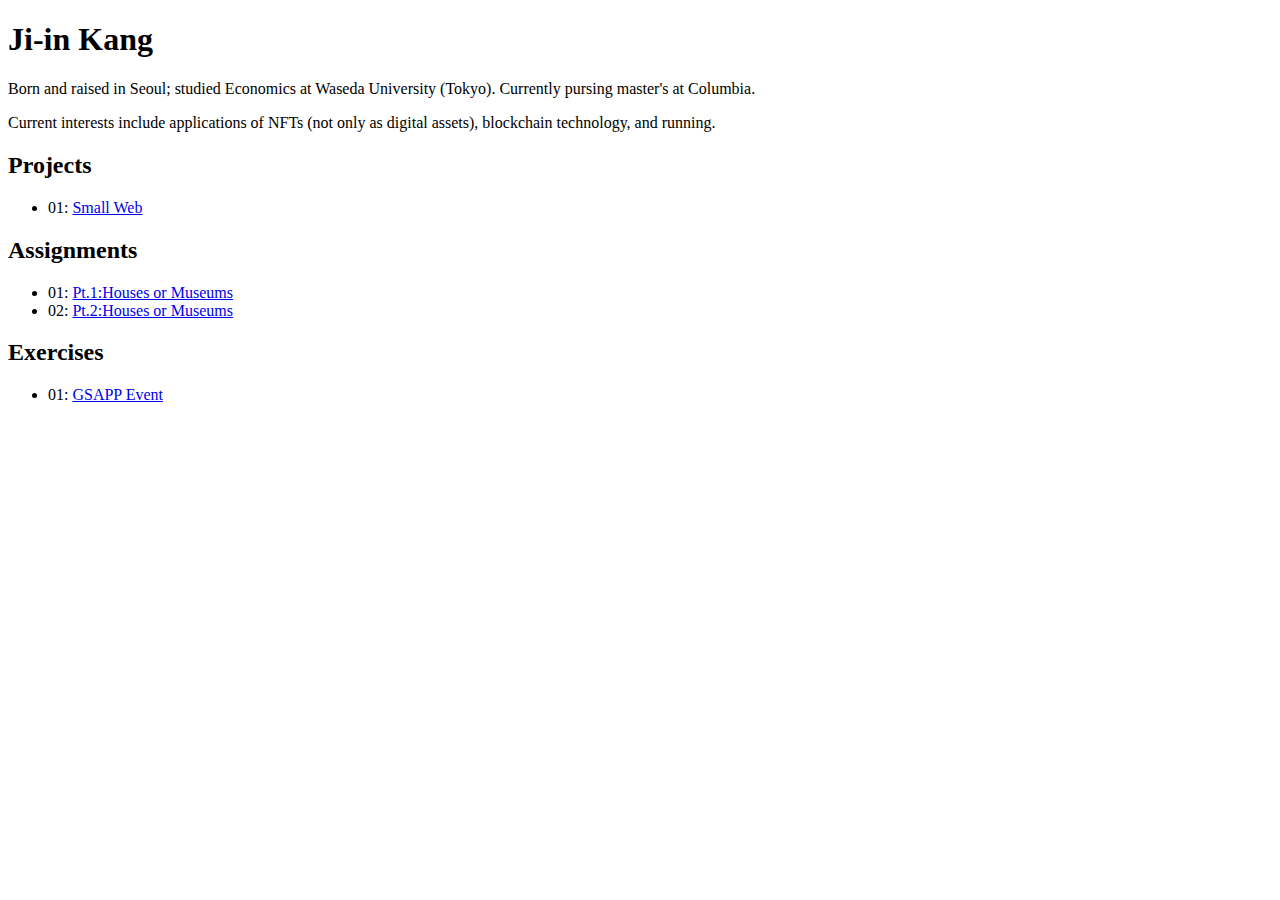
<file: index.html>
<!DOCTYPE html>
<html lang="en">
<head>
    <meta charset="UTF-8">
    <meta name="viewport" content="width=device-width, initial-scale=1.0">
    <title>JI-IN KANG</title>
</head>
<body>

    <h1>Ji-in Kang</h1>
    <p>Born and raised in Seoul; studied Economics at Waseda University (Tokyo). Currently pursing master's at Columbia. </p>
    <p>Current interests include applications of NFTs (not only as digital assets), blockchain technology, and running.</p>
    <h2>Projects</h2>
    <ul>
        <li>01: <a href="smallweb/index.html">Small Web</a></li>
    </ul>
    <h2>Assignments</h2>
    <ul>
        <li>01: <a href="week_02/index.html">Pt.1:Houses or Museums</a></li>
        <li>02: <a href="week_03/index.html">Pt.2:Houses or Museums</a></li>
    </ul>
    <h2>Exercises</h2>
    <ul>
        <li>01: <a href="week_02/columbiaevent/index.html">GSAPP Event</a></li>
    </ul>
</body>
</html>
</file>
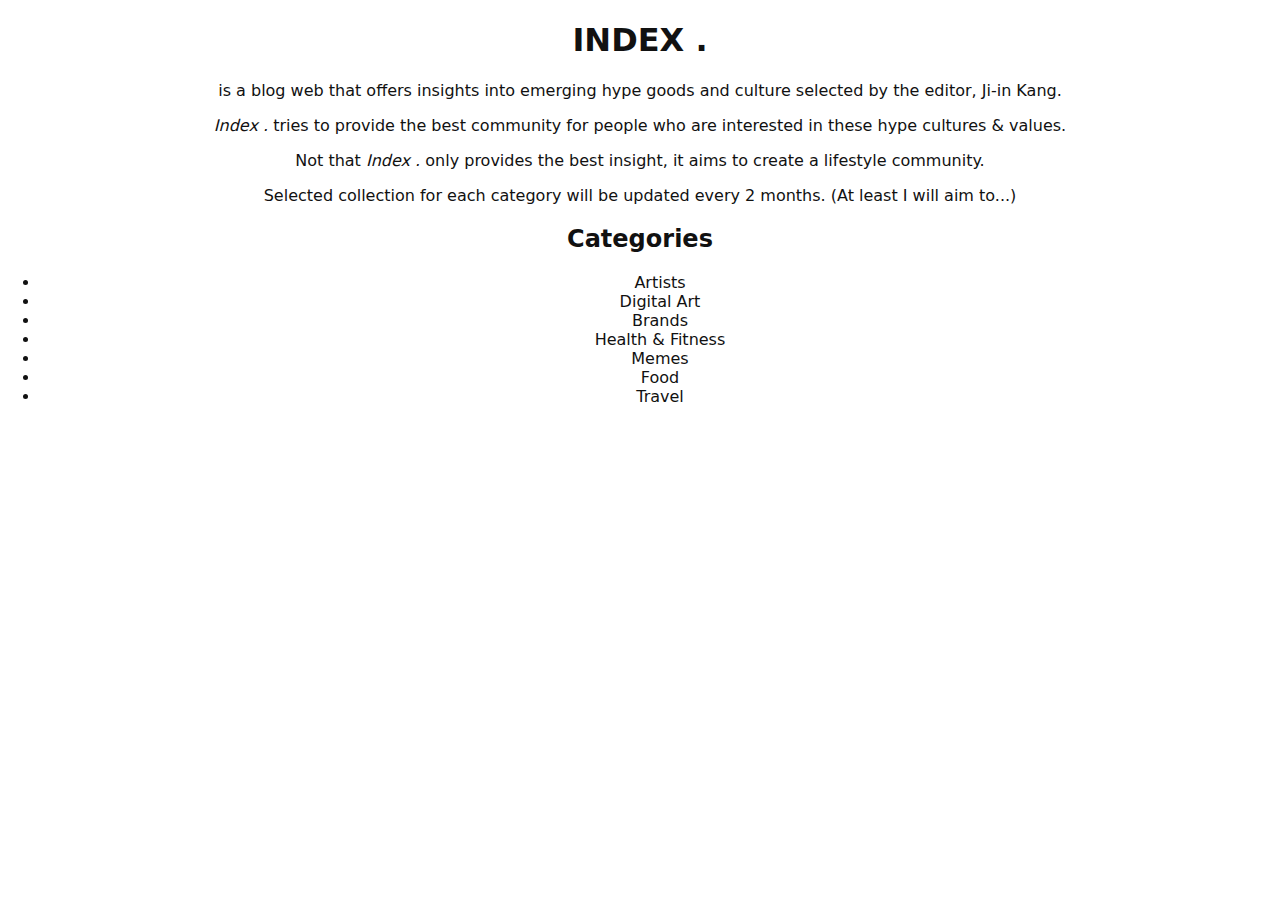
<file: smallweb/index.html>
<!DOCTYPE html>
<html lang="en">
<head>
    <meta charset="UTF-8" />
    <meta name="viewport" content="width=device-width, initial-scale=1.0" />
    <title>INDEX .</title>
    <link rel="stylesheet" href="style.css" />
</head>
<body>
    <h1>INDEX .</h1>
    <p>is a blog web that offers insights into emerging hype goods and culture selected by the editor, Ji-in Kang.</p>  
    <p><em>Index .</em> tries to provide the best community for people who are interested in these hype cultures & values.</p>
    <p>Not that <em>Index .</em> only provides the best insight, it aims to create a lifestyle community.</p>
    <p>Selected collection for each category will be updated every 2 months. (At least I will aim to...)</p>

    <h2>Categories</h2>
    <ul>
        <li>Artists</li>
        <li>Digital Art</li>
        <li>Brands</li>
        <li>Health & Fitness</li>
        <li>Memes</li>
        <li>Food</li>
        <li>Travel</li>
    </ul>
</body>
</html>
</file>
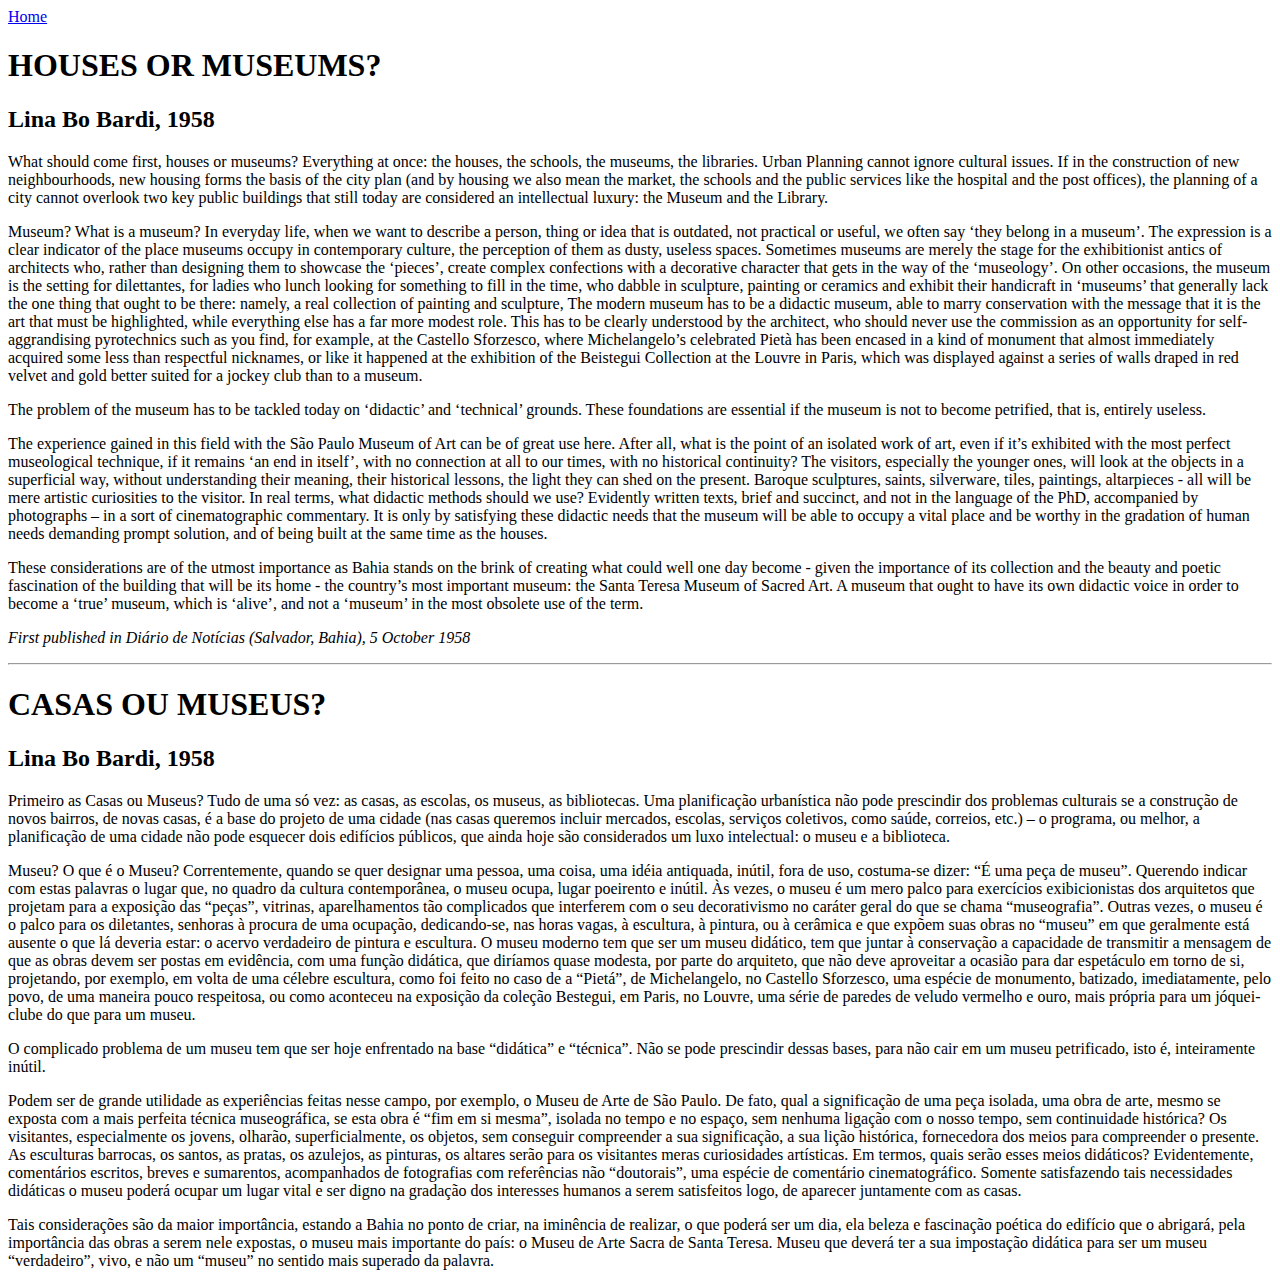
<file: week_02/index.html>
<!DOCTYPE html>
<html lang="en">
<head>
    <meta charset="UTF-8" />
    <title>Exercise 01 | Houses or Museums?</title>
</head>
<body>
        <nav class="navbar">
        <a href="/index.html">Home</a>
    </nav>

    <h1>HOUSES OR MUSEUMS?</h1>
    <h2>Lina Bo Bardi, 1958</h2>

    <p>What should come first, houses or museums? Everything at once: the houses, the schools, the museums, the libraries. Urban Planning cannot ignore cultural issues. If in the construction of new neighbourhoods, new housing forms the basis of the city plan (and by housing we also mean the market, the schools and the public services like the hospital and the post offices), the planning of a city cannot overlook two key public buildings that still today are considered an intellectual luxury: the Museum and the Library.</p>

    <p>Museum? What is a museum? In everyday life, when we want to describe a person, thing or idea that is outdated, not practical or useful, we often say ‘they belong in a museum’. The expression is a clear indicator of the place museums occupy in contemporary culture, the perception of them as dusty, useless spaces. Sometimes museums are merely the stage for the exhibitionist antics of architects who, rather than designing them to showcase the ‘pieces’, create complex confections with a decorative character that gets in the way of the ‘museology’. On other occasions, the museum is the setting for dilettantes, for ladies who lunch looking for something to fill in the time, who dabble in sculpture, painting or ceramics and exhibit their handicraft in ‘museums’ that generally lack the one thing that ought to be there: namely, a real collection of painting and sculpture, The modern museum has to be a didactic museum, able to marry conservation with the message that it is the art that must be highlighted, while everything else has a far more modest role. This has to be clearly understood by the architect, who should never use the commission as an opportunity for self-aggrandising pyrotechnics such as you find, for example, at the Castello Sforzesco, where Michelangelo’s celebrated Pietà has been encased in a kind of monument that almost immediately acquired some less than respectful nicknames, or like it happened at the exhibition of the Beistegui Collection at the Louvre in Paris, which was displayed against a series of walls draped in red velvet and gold better suited for a jockey club than to a museum.</p>

    <p>The problem of the museum has to be tackled today on ‘didactic’ and ‘technical’ grounds. These foundations are essential if the museum is not to become petrified, that is, entirely useless.</p>

    <p>The experience gained in this field with the São Paulo Museum of Art can be of great use here. After all, what is the point of an isolated work of art, even if it’s exhibited with the most perfect museological technique, if it remains ‘an end in itself’, with no connection at all to our times, with no historical continuity? The visitors, especially the younger ones, will look at the objects in a superficial way, without understanding their meaning, their historical lessons, the light they can shed on the present. Baroque sculptures, saints, silverware, tiles, paintings, altarpieces - all will be mere artistic curiosities to the visitor. In real terms, what didactic methods should we use? Evidently written texts, brief and succinct, and not in the language of the PhD, accompanied by photographs – in a sort of cinematographic commentary. It is only by satisfying these didactic needs that the museum will be able to occupy a vital place and be worthy in the gradation of human needs demanding prompt solution, and of being built at the same time as the houses.</p>

    <p>These considerations are of the utmost importance as Bahia stands on the brink of creating what could well one day become - given the importance of its collection and the beauty and poetic fascination of the building that will be its home - the country’s most important museum: the Santa Teresa Museum of Sacred Art. A museum that ought to have its own didactic voice in order to become a ‘true’ museum, which is ‘alive’, and not a ‘museum’ in the most obsolete use of the term.</p>

    <p><em>First published in Diário de Notícias (Salvador, Bahia), 5 October 1958</em></p>

    <hr />

    <h1>CASAS OU MUSEUS?</h1>
    <h2>Lina Bo Bardi, 1958</h2>

    <p>Primeiro as Casas ou Museus? Tudo de uma só vez: as casas, as escolas, os museus, as bibliotecas. Uma planificação urbanística não pode prescindir dos problemas culturais se a construção de novos bairros, de novas casas, é a base do projeto de uma cidade (nas casas queremos incluir mercados, escolas, serviços coletivos, como saúde, correios, etc.) – o programa, ou melhor, a planificação de uma cidade não pode esquecer dois edifícios públicos, que ainda hoje são considerados um luxo intelectual: o museu e a biblioteca.</p>

    <p>Museu? O que é o Museu? Correntemente, quando se quer designar uma pessoa, uma coisa, uma idéia antiquada, inútil, fora de uso, costuma-se dizer: “É uma peça de museu”. Querendo indicar com estas palavras o lugar que, no quadro da cultura contemporânea, o museu ocupa, lugar poeirento e inútil. Às vezes, o museu é um mero palco para exercícios exibicionistas dos arquitetos que projetam para a exposição das “peças”, vitrinas, aparelhamentos tão complicados que interferem com o seu decorativismo no caráter geral do que se chama “museografia”. Outras vezes, o museu é o palco para os diletantes, senhoras à procura de uma ocupação, dedicando-se, nas horas vagas, à escultura, à pintura, ou à cerâmica e que expõem suas obras no “museu” em que geralmente está ausente o que lá deveria estar: o acervo verdadeiro de pintura e escultura. O museu moderno tem que ser um museu didático, tem que juntar à conservação a capacidade de transmitir a mensagem de que as obras devem ser postas em evidência, com uma função didática, que diríamos quase modesta, por parte do arquiteto, que não deve aproveitar a ocasião para dar espetáculo em torno de si, projetando, por exemplo, em volta de uma célebre escultura, como foi feito no caso de a “Pietá”, de Michelangelo, no Castello Sforzesco, uma espécie de monumento, batizado, imediatamente, pelo povo, de uma maneira pouco respeitosa, ou como aconteceu na exposição da coleção Bestegui, em Paris, no Louvre, uma série de paredes de veludo vermelho e ouro, mais própria para um jóquei-clube do que para um museu.</p>

    <p>O complicado problema de um museu tem que ser hoje enfrentado na base “didática” e “técnica”. Não se pode prescindir dessas bases, para não cair em um museu petrificado, isto é, inteiramente inútil.</p>

    <p>Podem ser de grande utilidade as experiências feitas nesse campo, por exemplo, o Museu de Arte de São Paulo. De fato, qual a significação de uma peça isolada, uma obra de arte, mesmo se exposta com a mais perfeita técnica museográfica, se esta obra é “fim em si mesma”, isolada no tempo e no espaço, sem nenhuma ligação com o nosso tempo, sem continuidade histórica? Os visitantes, especialmente os jovens, olharão, superficialmente, os objetos, sem conseguir compreender a sua significação, a sua lição histórica, fornecedora dos meios para compreender o presente. As esculturas barrocas, os santos, as pratas, os azulejos, as pinturas, os altares serão para os visitantes meras curiosidades artísticas. Em termos, quais serão esses meios didáticos? Evidentemente, comentários escritos, breves e sumarentos, acompanhados de fotografias com referências não “doutorais”, uma espécie de comentário cinematográfico. Somente satisfazendo tais necessidades didáticas o museu poderá ocupar um lugar vital e ser digno na gradação dos interesses humanos a serem satisfeitos logo, de aparecer juntamente com as casas.</p>

    <p>Tais considerações são da maior importância, estando a Bahia no ponto de criar, na iminência de realizar, o que poderá ser um dia, ela beleza e fascinação poética do edifício que o abrigará, pela importância das obras a serem nele expostas, o museu mais importante do país: o Museu de Arte Sacra de Santa Teresa. Museu que deverá ter a sua impostação didática para ser um museu “verdadeiro”, vivo, e não um “museu” no sentido mais superado da palavra.</p>

</body>
</html>
</file>
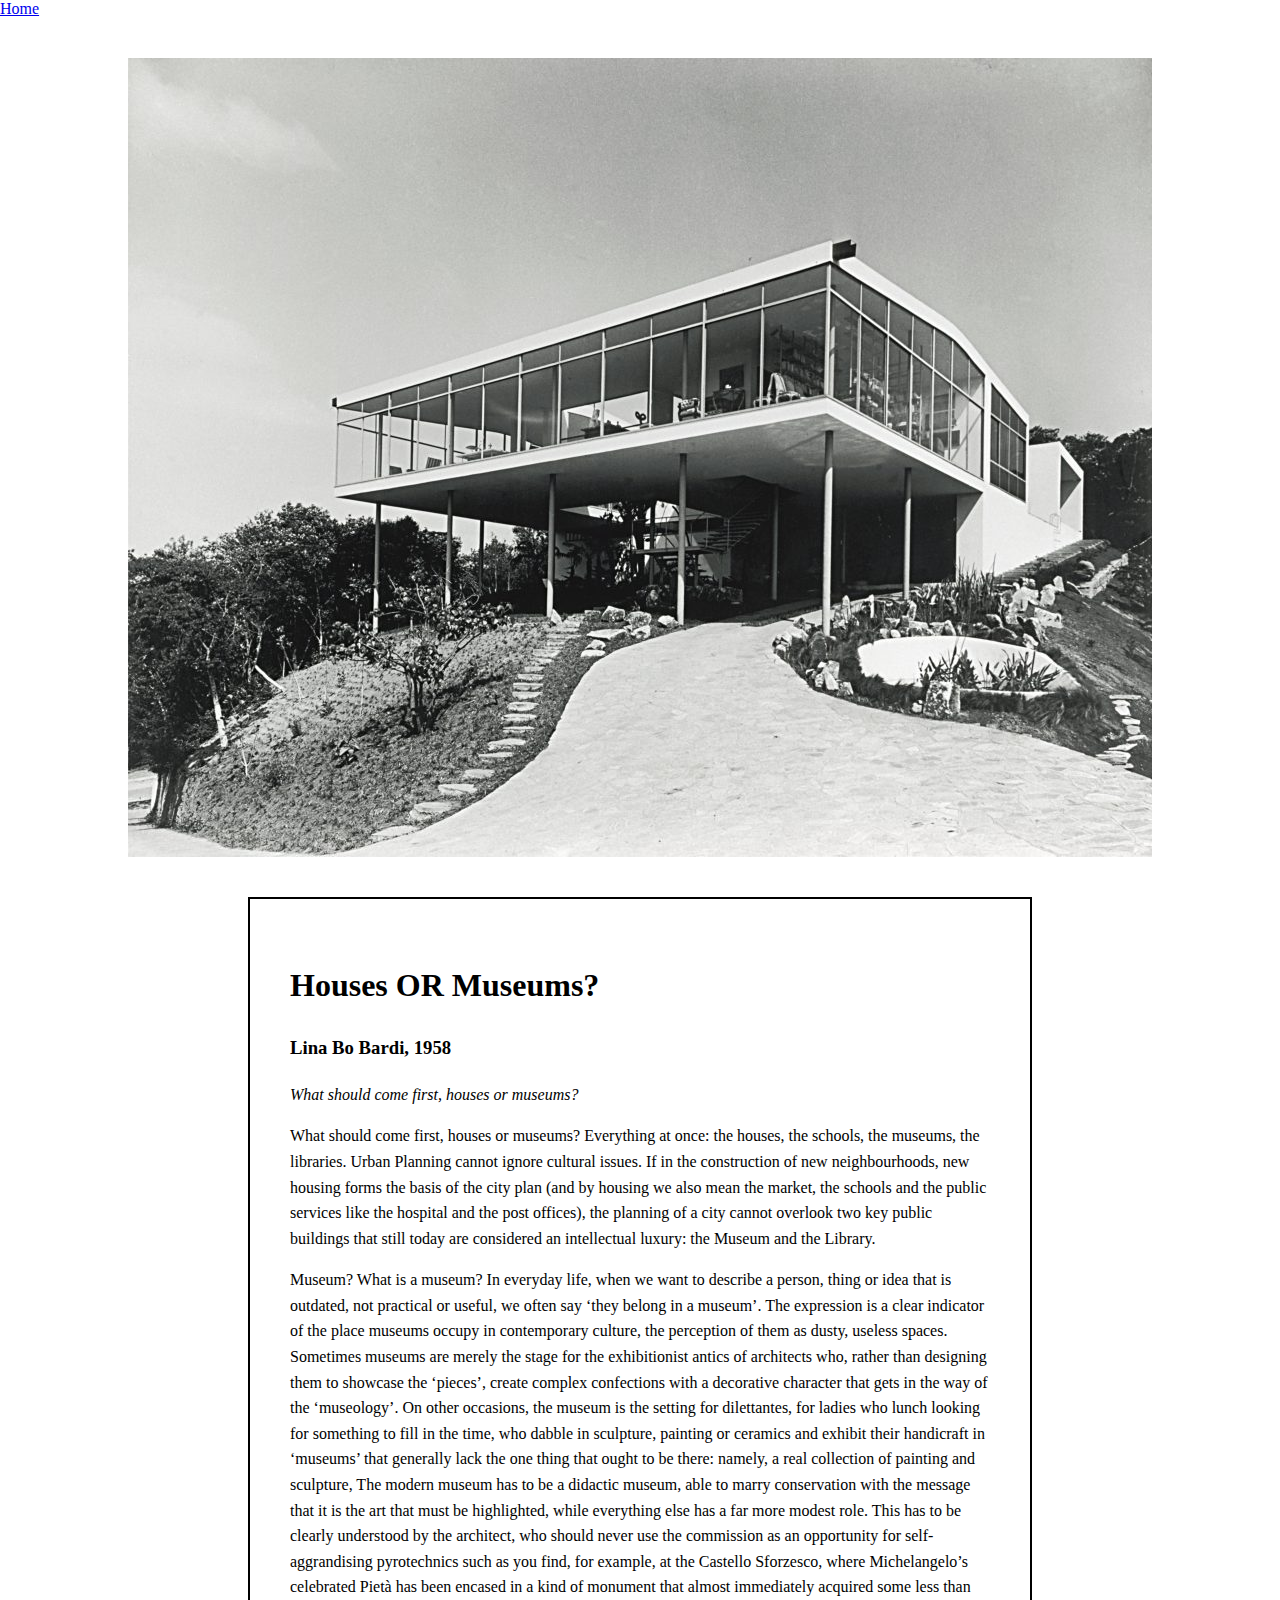
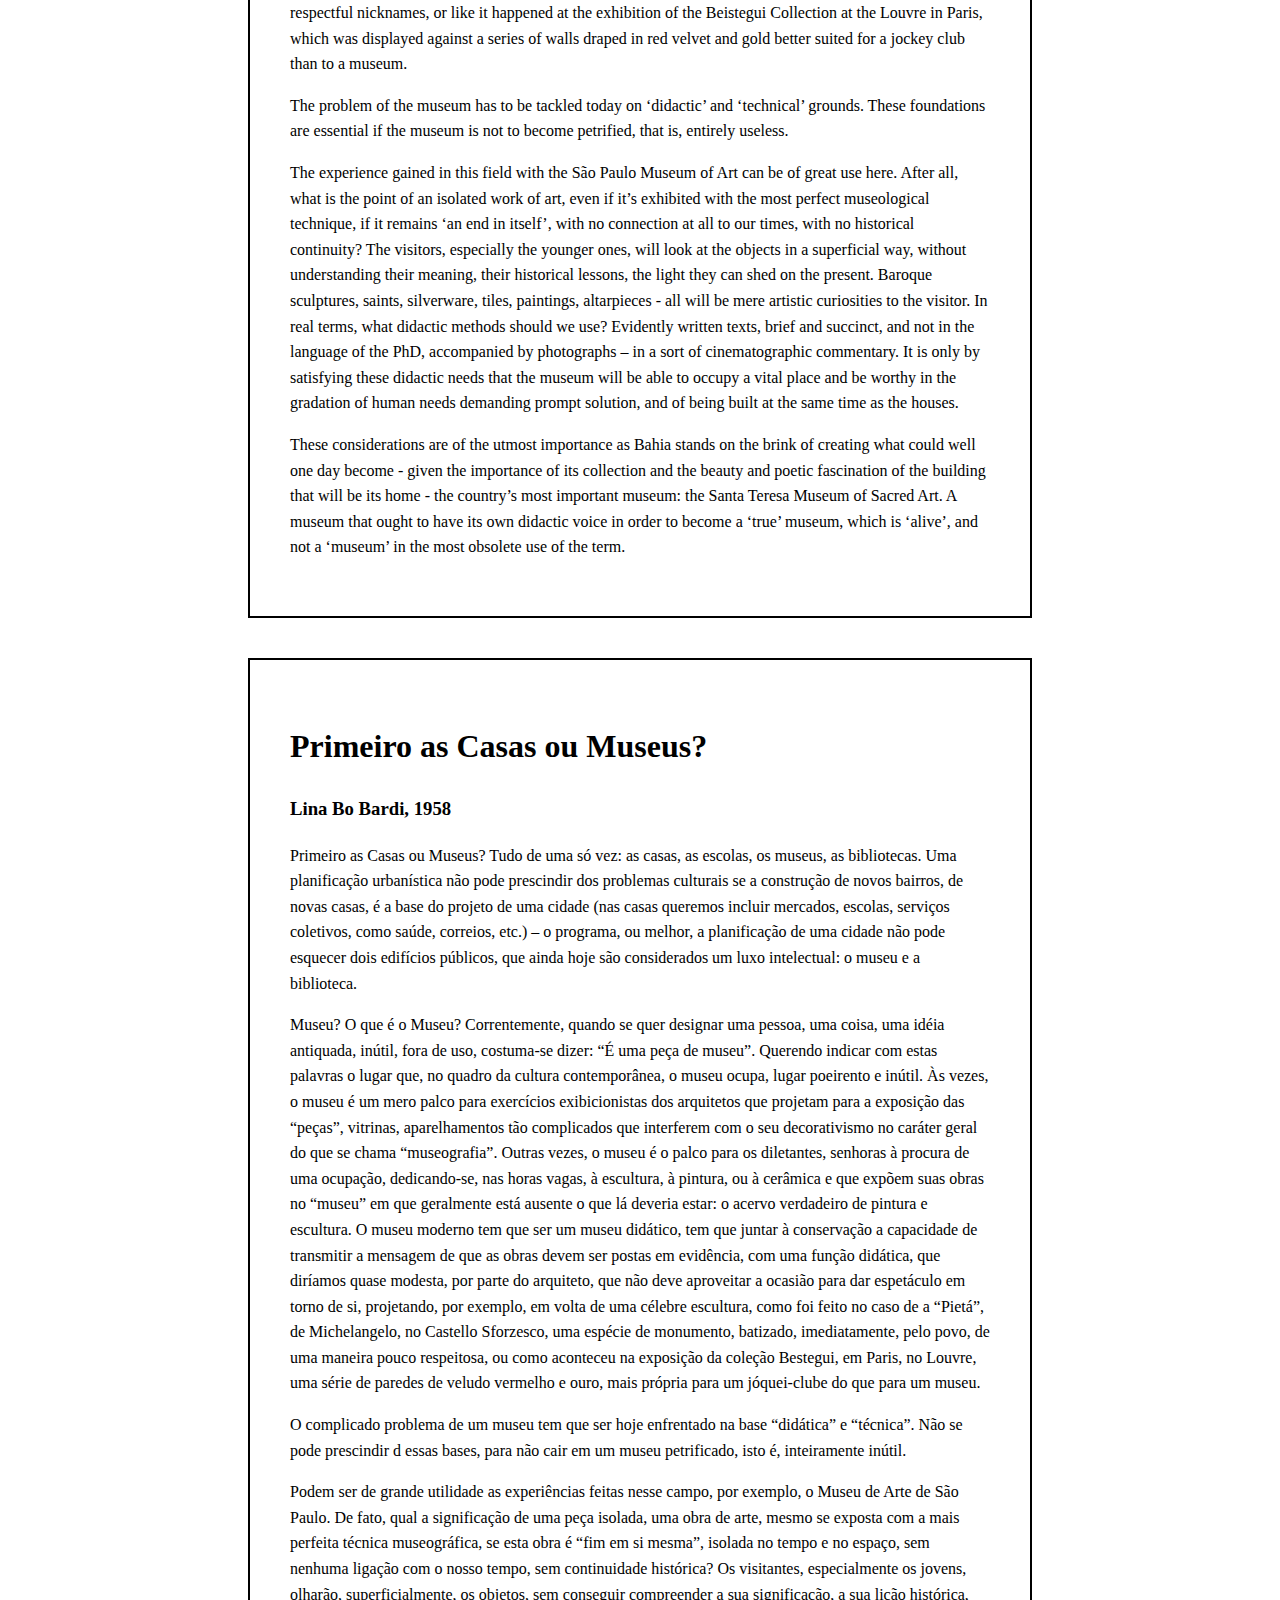
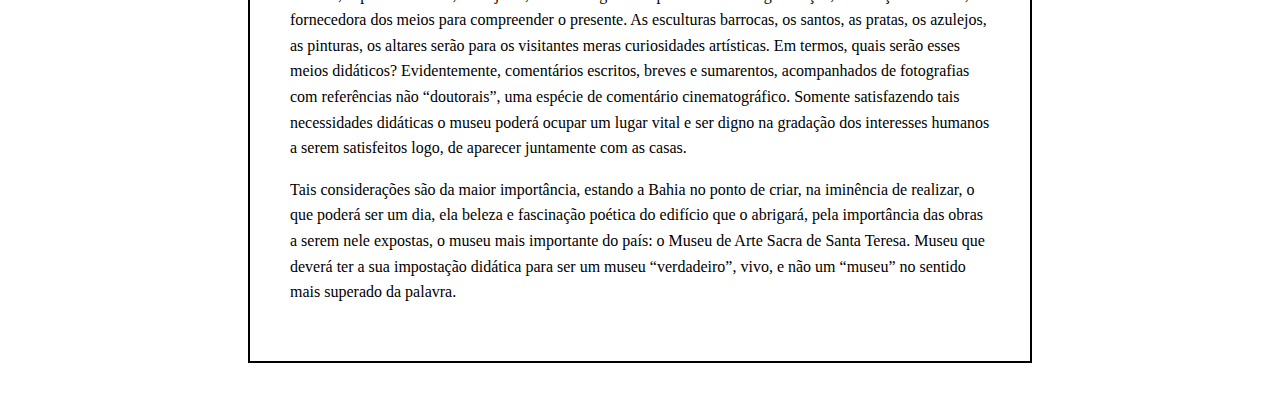
<file: week_03/index.html>
<!DOCTYPE html>
<html lang="en">
<head>
  <meta charset="UTF-8">
  <title>Exercise 01 | Houses or Museums?</title>
  <link rel="stylesheet" href="style.css">
</head>
<body>
    <nav class="navbar">
        <a href="/index.html">Home</a>
    </nav>

  <figure>
    <img src="./img/Lina-Bo-Bardi-Glass-House-Casa-de-Vidro-1024x799.jpg" alt="">
  </figure>

  <div class="content-container">
    <div class="content-box">
    <h1>Houses OR Museums?</h1>
    <h3>Lina Bo Bardi, 1958</h3>
    <p><em>What should come first, houses or museums?</em></p>
    <p>What should come first, houses or museums? Everything at once: the houses, the schools, the museums, the libraries. Urban Planning cannot ignore cultural issues. If in the construction of new neighbourhoods, new housing forms the basis of the city plan (and by housing we also mean the market, the schools and the public services like the hospital and the post offices), the planning of a city cannot overlook two key public buildings that still today are considered an intellectual luxury: the Museum and the Library.

    <p>Museum? What is a museum? In everyday life, when we want to describe a person, thing or idea that is outdated, not practical or useful, we often say ‘they belong in a museum’. The expression is a clear indicator of the place museums occupy in contemporary culture, the perception of them as dusty, useless spaces. Sometimes museums are merely the stage for the exhibitionist antics of architects who, rather than designing them to showcase the ‘pieces’, create complex confections with a decorative character that gets in the way of the ‘museology’. On other occasions, the museum is the setting for dilettantes, for ladies who lunch looking for something to fill in the time, who dabble in sculpture, painting or ceramics and exhibit their handicraft in ‘museums’ that generally lack the one thing that ought to be there: namely, a real collection of painting and sculpture, The modern museum has to be a didactic museum, able to marry conservation with the message that it is the art that must be highlighted, while everything else has a far more modest role. This has to be clearly understood by the architect, who should never use the commission as an opportunity for self-aggrandising pyrotechnics such as you find, for example, at the Castello Sforzesco, where Michelangelo’s celebrated Pietà has been encased in a kind of monument that almost immediately acquired some less than respectful nicknames, or like it happened at the exhibition of the Beistegui Collection at the Louvre in Paris, which was displayed against a series of walls draped in red velvet and gold better suited for a jockey club than to a museum.</p>

    <p>The problem of the museum has to be tackled today on ‘didactic’ and ‘technical’ grounds. These foundations are essential if the museum is not to become petrified, that is, entirely useless.</p>

    <p>The experience gained in this field with the São Paulo Museum of Art can be of great use here. After all, what is the point of an isolated work of art, even if it’s exhibited with the most perfect museological technique, if it remains ‘an end in itself’, with no connection at all to our times, with no historical continuity? The visitors, especially the younger ones, will look at the objects in a superficial way, without understanding their meaning, their historical lessons, the light they can shed on the present. Baroque sculptures, saints, silverware, tiles, paintings, altarpieces - all will be mere artistic curiosities to the visitor. In real terms, what didactic methods should we use? Evidently written texts, brief and succinct, and not in the language of the PhD, accompanied by photographs – in a sort of cinematographic commentary. It is only by satisfying these didactic needs that the museum will be able to occupy a vital place and be worthy in the gradation of human needs demanding prompt solution, and of being built at the same time as the houses.</p>

    <p>These considerations are of the utmost importance as Bahia stands on the brink of creating what could well one day become - given the importance of its collection and the beauty and poetic fascination of the building that will be its home - the country’s most important museum: the Santa Teresa Museum of Sacred Art. A museum that ought to have its own didactic voice in order to become a ‘true’ museum, which is ‘alive’, and not a ‘museum’ in the most obsolete use of the term.</p>
    </div>

    <div class="content-box">
    <h1>Primeiro as Casas ou Museus?</h1>
    <h3>Lina Bo Bardi, 1958</h3>
    <p>Primeiro as Casas ou Museus? Tudo de uma só vez: as casas, as escolas, os museus, as bibliotecas. Uma planificação urbanística não pode prescindir dos problemas culturais se a construção de novos bairros, de novas casas, é a base do projeto de uma cidade (nas casas queremos incluir mercados, escolas, serviços coletivos, como saúde, correios, etc.) – o programa, ou melhor, a planificação de uma cidade não pode esquecer dois edifícios públicos, que ainda hoje são considerados um luxo intelectual: o museu e a biblioteca.</p>

    <p>Museu? O que é o Museu? Correntemente, quando se quer designar uma pessoa, uma coisa, uma idéia antiquada, inútil, fora de uso, costuma-se dizer: “É uma peça de museu”. Querendo indicar com estas palavras o lugar que, no quadro da cultura contemporânea, o museu ocupa, lugar poeirento e inútil. Às vezes, o museu é um mero palco para exercícios exibicionistas dos arquitetos que projetam para a exposição das “peças”, vitrinas, aparelhamentos tão complicados que interferem com o seu decorativismo no caráter geral do que se chama “museografia”. Outras vezes, o museu é o palco para os diletantes, senhoras à procura de uma ocupação, dedicando-se, nas horas vagas, à escultura, à pintura, ou à cerâmica e que expõem suas obras no “museu” em que geralmente está ausente o que lá deveria estar: o acervo verdadeiro de pintura e escultura. O museu moderno tem que ser um museu didático, tem que juntar à conservação a capacidade de transmitir a mensagem de que as obras devem ser postas em evidência, com uma função didática, que diríamos quase modesta, por parte do arquiteto, que não deve aproveitar a ocasião para dar espetáculo em torno de si, projetando, por exemplo, em volta de uma célebre escultura, como foi feito no caso de a “Pietá”, de Michelangelo, no Castello Sforzesco, uma espécie de monumento, batizado, imediatamente, pelo povo, de uma maneira pouco respeitosa, ou como aconteceu na exposição da coleção Bestegui, em Paris, no Louvre, uma série de paredes de veludo vermelho e ouro, mais própria para um jóquei-clube do que para um museu.</p>    

    <p>O complicado problema de um museu tem que ser hoje enfrentado na base “didática” e “técnica”. Não se pode prescindir d essas bases, para não cair em um museu petrificado, isto é, inteiramente inútil.</p>

    <p>Podem ser de grande utilidade as experiências feitas nesse campo, por exemplo, o Museu de Arte de São Paulo. De fato, qual a significação de uma peça isolada, uma obra de arte, mesmo se exposta com a mais perfeita técnica museográfica, se esta obra é “fim em si mesma”, isolada no tempo e no espaço, sem nenhuma ligação com o nosso tempo, sem continuidade histórica? Os visitantes, especialmente os jovens, olharão, superficialmente, os objetos, sem conseguir compreender a sua significação, a sua lição histórica, fornecedora dos meios para compreender o presente. As esculturas barrocas, os santos, as pratas, os azulejos, as pinturas, os altares serão para os visitantes meras curiosidades artísticas. Em termos, quais serão esses meios didáticos? Evidentemente, comentários escritos, breves e sumarentos, acompanhados de fotografias com referências não “doutorais”, uma espécie de comentário cinematográfico. Somente satisfazendo tais necessidades didáticas o museu poderá ocupar um lugar vital e ser digno na gradação dos interesses humanos a serem satisfeitos logo, de aparecer juntamente com as casas.</p>

    <p>Tais considerações são da maior importância, estando a Bahia no ponto de criar, na iminência de realizar, o que poderá ser um dia, ela beleza e fascinação poética do edifício que o abrigará, pela importância das obras a serem nele expostas, o museu mais importante do país: o Museu de Arte Sacra de Santa Teresa. Museu que deverá ter a sua impostação didática para ser um museu “verdadeiro”, vivo, e não um “museu” no sentido mais superado da palavra.</p>
    </div>
  </div>
</body>
</html>
</file>
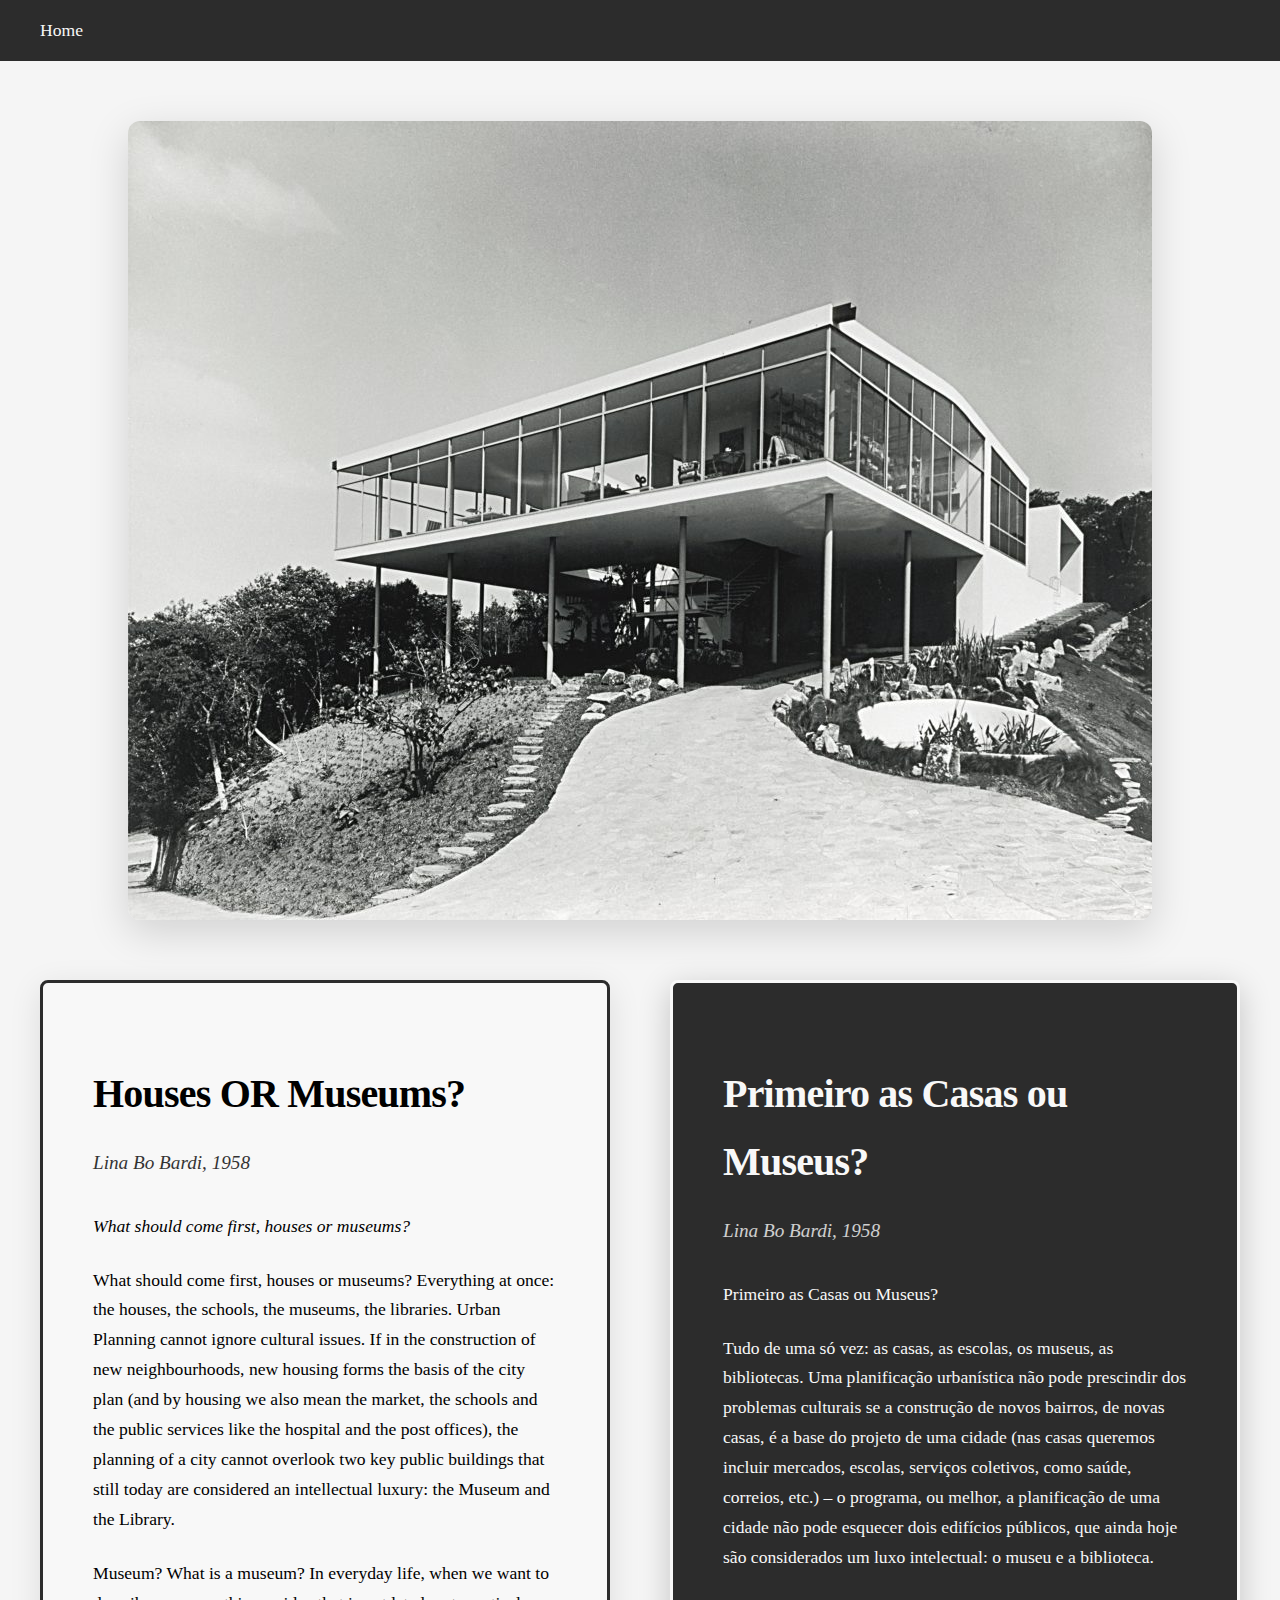
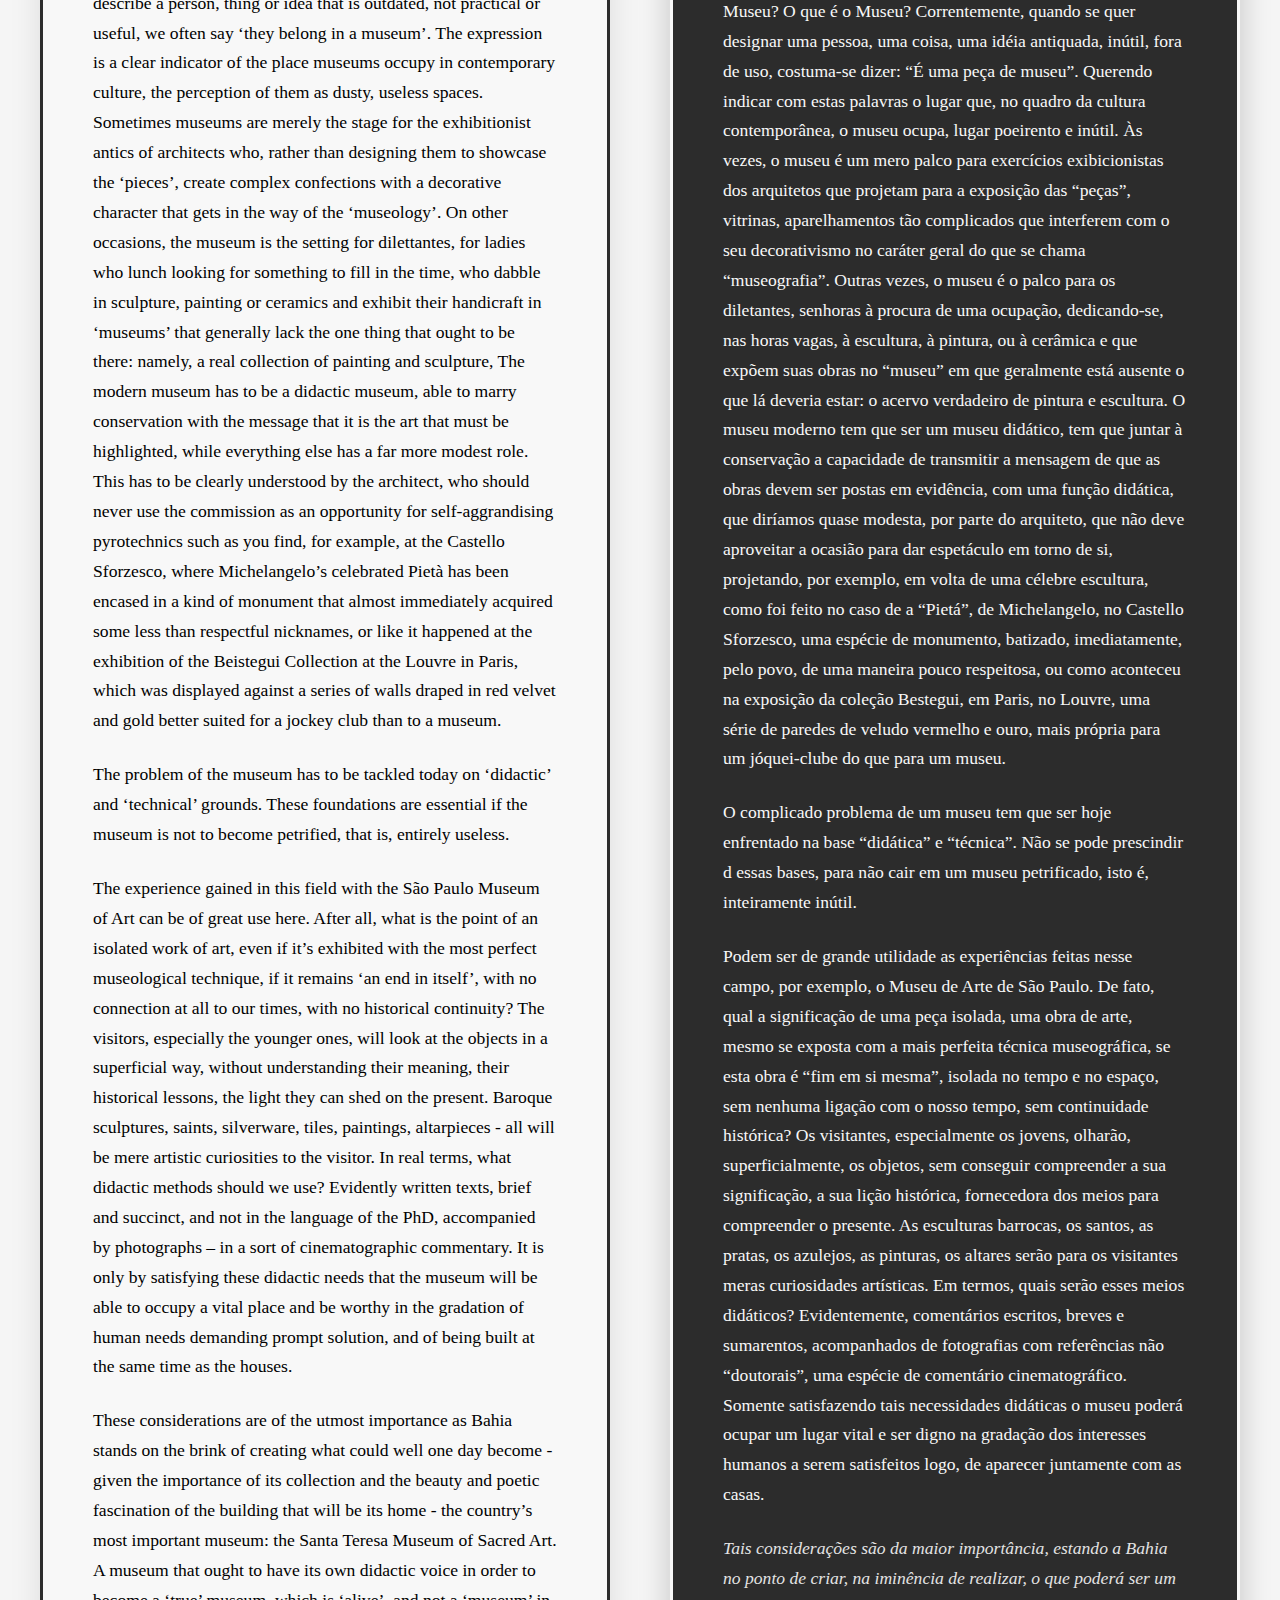
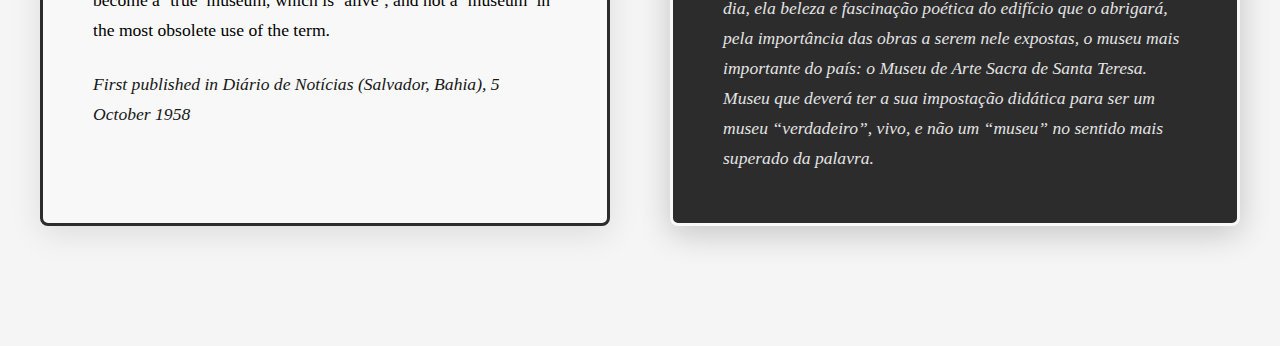
<file: week_04/index.html>
<!DOCTYPE html>
<html lang="en">
<head>
  <meta charset="UTF-8">
  <title>Exercise 01 | Houses or Museums?</title>
  <link rel="stylesheet" href="style.css">
</head>
<body>
    <nav class="navbar">
        <a href="https://jkdesu.github.io/spatial/">Home</a>
    </nav>

  <figure>
    <img src="./img/Lina-Bo-Bardi-Glass-House-Casa-de-Vidro-1024x799.jpg" alt="">
  </figure>

  <div class="content-container">
    <div class="content-box">
    <h1>Houses OR Museums?</h1>
    <h3>Lina Bo Bardi, 1958</h3>
    <p><em>What should come first, houses or museums?</em></p>
    <p>What should come first, houses or museums? Everything at once: the houses, the schools, the museums, the libraries. Urban Planning cannot ignore cultural issues. If in the construction of new neighbourhoods, new housing forms the basis of the city plan (and by housing we also mean the market, the schools and the public services like the hospital and the post offices), the planning of a city cannot overlook two key public buildings that still today are considered an intellectual luxury: the Museum and the Library.

    <p>Museum? What is a museum? In everyday life, when we want to describe a person, thing or idea that is outdated, not practical or useful, we often say ‘they belong in a museum’. The expression is a clear indicator of the place museums occupy in contemporary culture, the perception of them as dusty, useless spaces. Sometimes museums are merely the stage for the exhibitionist antics of architects who, rather than designing them to showcase the ‘pieces’, create complex confections with a decorative character that gets in the way of the ‘museology’. On other occasions, the museum is the setting for dilettantes, for ladies who lunch looking for something to fill in the time, who dabble in sculpture, painting or ceramics and exhibit their handicraft in ‘museums’ that generally lack the one thing that ought to be there: namely, a real collection of painting and sculpture, The modern museum has to be a didactic museum, able to marry conservation with the message that it is the art that must be highlighted, while everything else has a far more modest role. This has to be clearly understood by the architect, who should never use the commission as an opportunity for self-aggrandising pyrotechnics such as you find, for example, at the Castello Sforzesco, where Michelangelo’s celebrated Pietà has been encased in a kind of monument that almost immediately acquired some less than respectful nicknames, or like it happened at the exhibition of the Beistegui Collection at the Louvre in Paris, which was displayed against a series of walls draped in red velvet and gold better suited for a jockey club than to a museum.</p>

    <p>The problem of the museum has to be tackled today on ‘didactic’ and ‘technical’ grounds. These foundations are essential if the museum is not to become petrified, that is, entirely useless.</p>

    <p>The experience gained in this field with the São Paulo Museum of Art can be of great use here. After all, what is the point of an isolated work of art, even if it’s exhibited with the most perfect museological technique, if it remains ‘an end in itself’, with no connection at all to our times, with no historical continuity? The visitors, especially the younger ones, will look at the objects in a superficial way, without understanding their meaning, their historical lessons, the light they can shed on the present. Baroque sculptures, saints, silverware, tiles, paintings, altarpieces - all will be mere artistic curiosities to the visitor. In real terms, what didactic methods should we use? Evidently written texts, brief and succinct, and not in the language of the PhD, accompanied by photographs – in a sort of cinematographic commentary. It is only by satisfying these didactic needs that the museum will be able to occupy a vital place and be worthy in the gradation of human needs demanding prompt solution, and of being built at the same time as the houses.</p>

    <p>These considerations are of the utmost importance as Bahia stands on the brink of creating what could well one day become - given the importance of its collection and the beauty and poetic fascination of the building that will be its home - the country’s most important museum: the Santa Teresa Museum of Sacred Art. A museum that ought to have its own didactic voice in order to become a ‘true’ museum, which is ‘alive’, and not a ‘museum’ in the most obsolete use of the term.</p>

    <p><em>First published in Diário de Notícias (Salvador, Bahia), 5 October 1958</em></p>
    </div>

    <div class="content-box">
    <h1>Primeiro as Casas ou Museus?</h1>
    <h3>Lina Bo Bardi, 1958</h3>
    <p>Primeiro as Casas ou Museus? </p>
    
    <p>Tudo de uma só vez: as casas, as escolas, os museus, as bibliotecas. Uma planificação urbanística não pode prescindir dos problemas culturais se a construção de novos bairros, de novas casas, é a base do projeto de uma cidade (nas casas queremos incluir mercados, escolas, serviços coletivos, como saúde, correios, etc.) – o programa, ou melhor, a planificação de uma cidade não pode esquecer dois edifícios públicos, que ainda hoje são considerados um luxo intelectual: o museu e a biblioteca.</p>

    <p>Museu? O que é o Museu? Correntemente, quando se quer designar uma pessoa, uma coisa, uma idéia antiquada, inútil, fora de uso, costuma-se dizer: “É uma peça de museu”. Querendo indicar com estas palavras o lugar que, no quadro da cultura contemporânea, o museu ocupa, lugar poeirento e inútil. Às vezes, o museu é um mero palco para exercícios exibicionistas dos arquitetos que projetam para a exposição das “peças”, vitrinas, aparelhamentos tão complicados que interferem com o seu decorativismo no caráter geral do que se chama “museografia”. Outras vezes, o museu é o palco para os diletantes, senhoras à procura de uma ocupação, dedicando-se, nas horas vagas, à escultura, à pintura, ou à cerâmica e que expõem suas obras no “museu” em que geralmente está ausente o que lá deveria estar: o acervo verdadeiro de pintura e escultura. O museu moderno tem que ser um museu didático, tem que juntar à conservação a capacidade de transmitir a mensagem de que as obras devem ser postas em evidência, com uma função didática, que diríamos quase modesta, por parte do arquiteto, que não deve aproveitar a ocasião para dar espetáculo em torno de si, projetando, por exemplo, em volta de uma célebre escultura, como foi feito no caso de a “Pietá”, de Michelangelo, no Castello Sforzesco, uma espécie de monumento, batizado, imediatamente, pelo povo, de uma maneira pouco respeitosa, ou como aconteceu na exposição da coleção Bestegui, em Paris, no Louvre, uma série de paredes de veludo vermelho e ouro, mais própria para um jóquei-clube do que para um museu.</p>    

    <p>O complicado problema de um museu tem que ser hoje enfrentado na base “didática” e “técnica”. Não se pode prescindir d essas bases, para não cair em um museu petrificado, isto é, inteiramente inútil.</p>

    <p>Podem ser de grande utilidade as experiências feitas nesse campo, por exemplo, o Museu de Arte de São Paulo. De fato, qual a significação de uma peça isolada, uma obra de arte, mesmo se exposta com a mais perfeita técnica museográfica, se esta obra é “fim em si mesma”, isolada no tempo e no espaço, sem nenhuma ligação com o nosso tempo, sem continuidade histórica? Os visitantes, especialmente os jovens, olharão, superficialmente, os objetos, sem conseguir compreender a sua significação, a sua lição histórica, fornecedora dos meios para compreender o presente. As esculturas barrocas, os santos, as pratas, os azulejos, as pinturas, os altares serão para os visitantes meras curiosidades artísticas. Em termos, quais serão esses meios didáticos? Evidentemente, comentários escritos, breves e sumarentos, acompanhados de fotografias com referências não “doutorais”, uma espécie de comentário cinematográfico. Somente satisfazendo tais necessidades didáticas o museu poderá ocupar um lugar vital e ser digno na gradação dos interesses humanos a serem satisfeitos logo, de aparecer juntamente com as casas.</p>

    <p>Tais considerações são da maior importância, estando a Bahia no ponto de criar, na iminência de realizar, o que poderá ser um dia, ela beleza e fascinação poética do edifício que o abrigará, pela importância das obras a serem nele expostas, o museu mais importante do país: o Museu de Arte Sacra de Santa Teresa. Museu que deverá ter a sua impostação didática para ser um museu “verdadeiro”, vivo, e não um “museu” no sentido mais superado da palavra.</p>
    </div>
  </div>
</body>
</html>
</file>
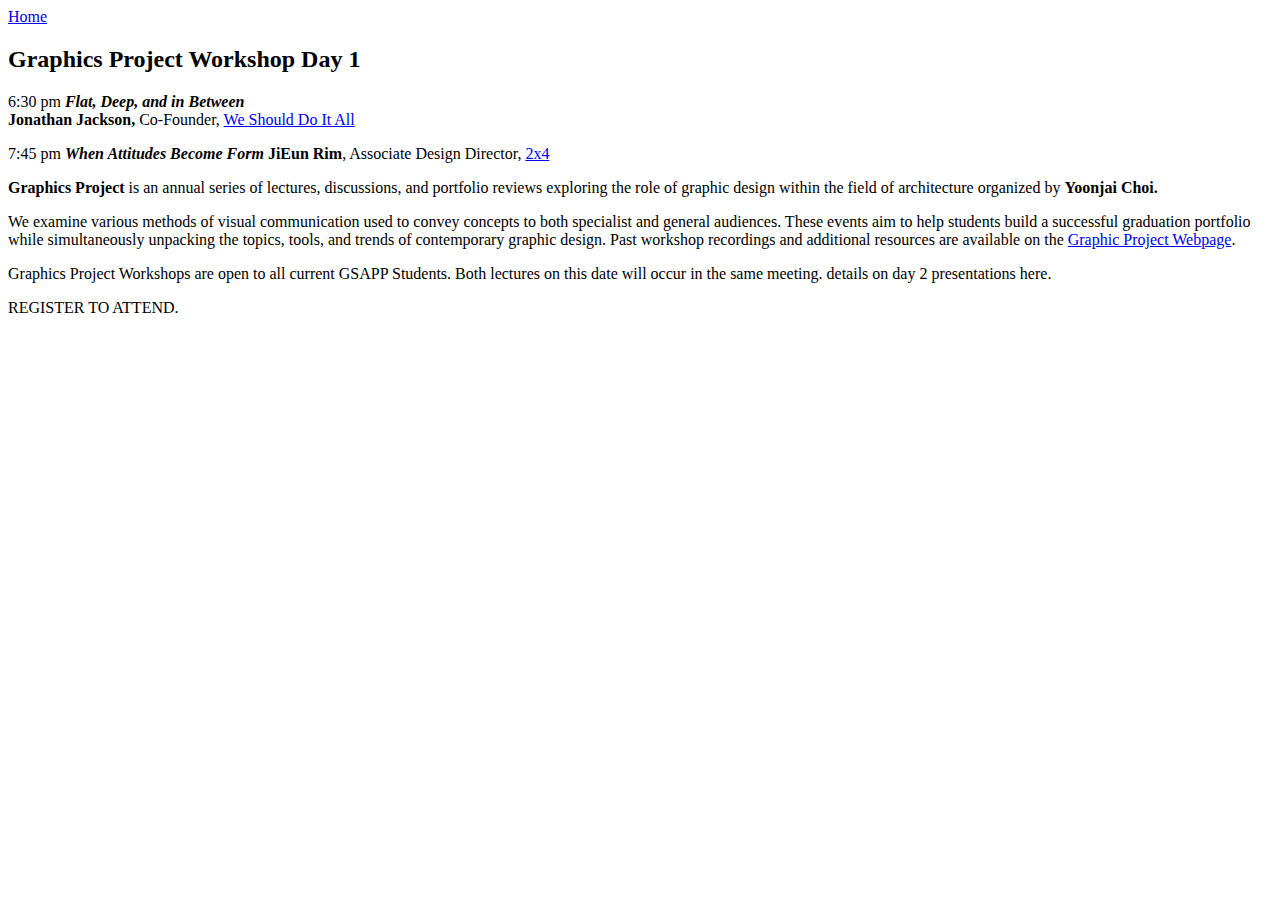
<file: week_02/columbiaevent/index.html>
<!DOCTYPE html>
<html lang="en">
<head>
    <meta charset="UTF-8">
    <meta name="viewport" content="width=device-width, initial-scale=1.0">
    <title>Document</title>
</head>
<body>
    <nav class="navbar">
        <a href="/index.html">Home</a>
    </nav>

    <h2>Graphics Project Workshop Day 1</h2>

    <p>
        6:30 pm <strong><em>Flat, Deep, and in Between </strong></em><br>
        <strong>Jonathan Jackson,</strong> Co-Founder, <a href="https://wsdia.com">We Should Do It All</a>
    </p>
    <p>
        7:45 pm <strong><em>When Attitudes Become Form</em></strong> <strong>JiEun Rim</strong>, Associate Design Director, <a href="https://2x4.org/">2x4</a>
    </p>

    <p><strong>Graphics Project</strong> is an annual series of lectures, discussions, and portfolio reviews exploring the role of graphic design within the field of architecture organized by <strong>Yoonjai Choi.</strong></p>
    <p>We examine various methods of visual communication used to convey concepts to both specialist and general audiences. These events aim to help students build a successful graduation portfolio while simultaneously unpacking the topics, tools, and trends of contemporary graphic design. Past workshop recordings and additional resources are available on the <a href="https://www.arch.columbia.edu/graphics-project">Graphic Project Webpage</a>.</p>
    <p>Graphics Project Workshops are open to all current GSAPP Students. Both lectures on this date will occur in the same meeting. details on day 2 presentations here.</p>

<p>REGISTER TO ATTEND.</p>
</body>
</html>
</file>
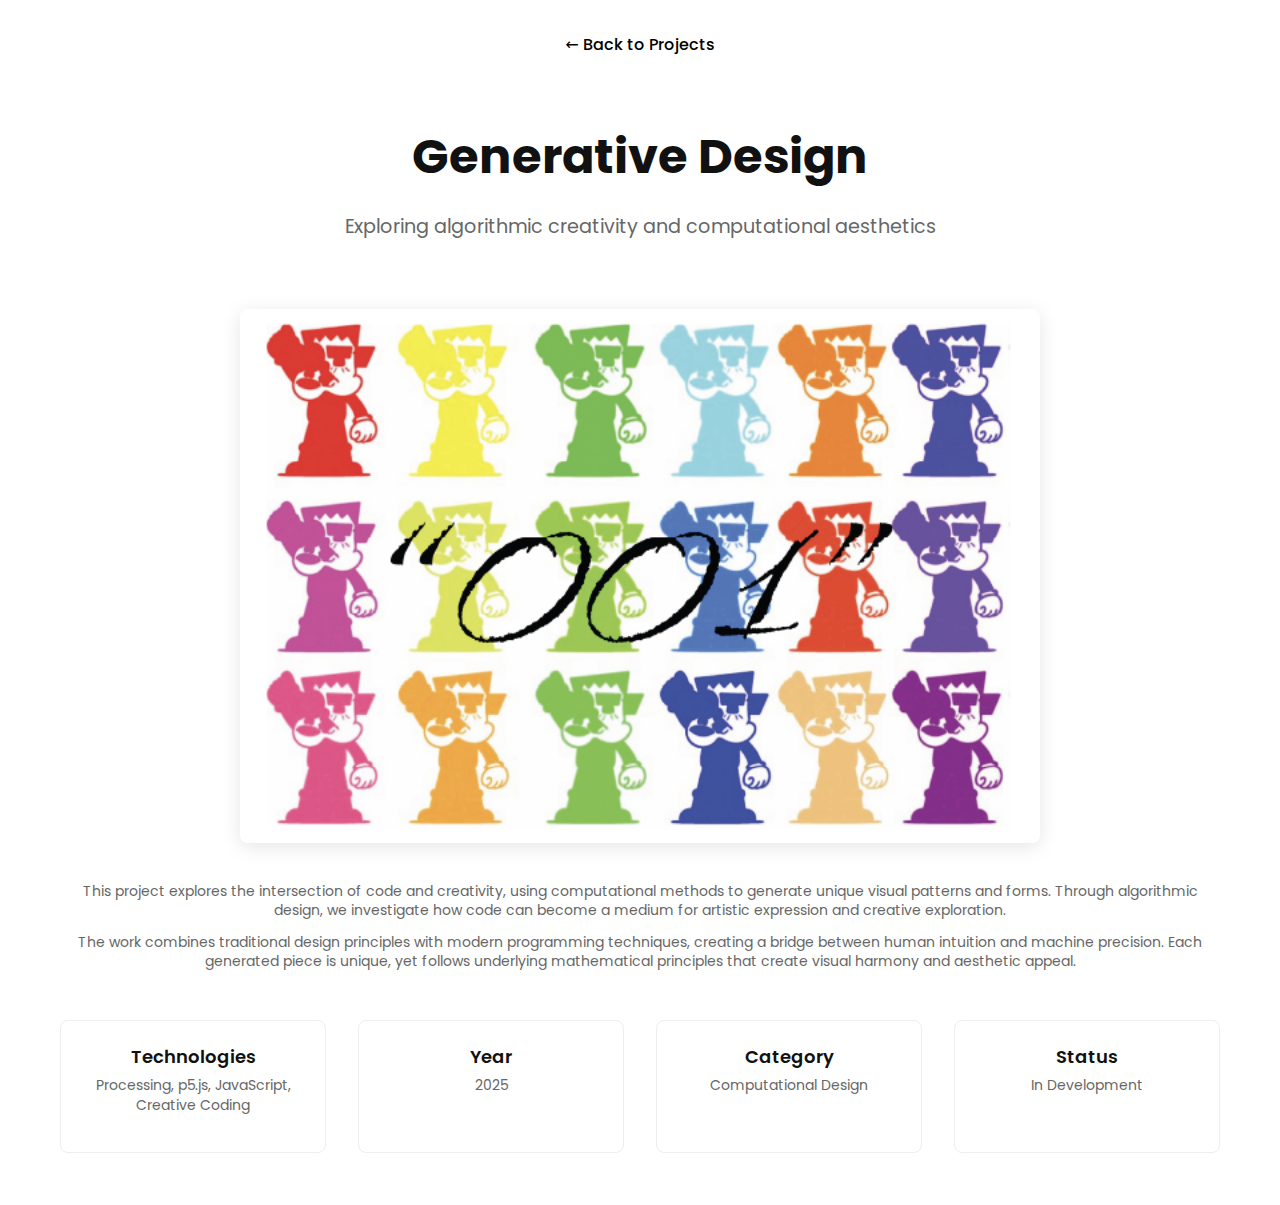
<file: smallweb/projects/001/index.html>
<!DOCTYPE html>
<html lang="en">
<head>
  <meta charset="UTF-8">
  <meta name="viewport" content="width=device-width, initial-scale=1.0">
  <meta name="description" content="Generative Design - Ji-in Kang's Project">
  <title>Generative Design · Ji-in Kang</title>
  <link rel="preconnect" href="https://fonts.googleapis.com">
  <link rel="preconnect" href="https://fonts.gstatic.com" crossorigin>
  <link href="https://fonts.googleapis.com/css2?family=Poppins:wght@300;400;500;600;700;800;900&display=swap" rel="stylesheet">
  <link rel="stylesheet" href="../../style.css">
  <style>
    .project-page {
      min-height: 100vh;
      background: var(--bg);
      padding: 2rem;
    }
    
    .project-header {
      max-width: 1200px;
      margin: 0 auto;
      text-align: center;
      margin-bottom: 3rem;
    }
    
    .project-title {
      font-size: 3rem;
      font-weight: 700;
      color: var(--fg);
      margin-bottom: 1rem;
    }
    
    .project-subtitle {
      font-size: 1.2rem;
      color: var(--muted);
      margin-bottom: 2rem;
    }
    
    .back-link {
      display: inline-flex;
      align-items: center;
      gap: 0.5rem;
      color: var(--brand);
      text-decoration: none;
      font-weight: 500;
      margin-bottom: 2rem;
      transition: color 0.2s ease;
    }
    
    .back-link:hover {
      color: var(--fg);
    }
    
    .project-content {
      max-width: 1200px;
      margin: 0 auto;
    }
    
    .project-image {
      width: 100%;
      max-width: 800px;
      height: auto;
      border-radius: var(--radius-card);
      margin-bottom: 2rem;
      box-shadow: 0 4px 20px rgba(0,0,0,0.1);
    }
    
    .project-description {
      font-size: 1.1rem;
      line-height: 1.6;
      color: var(--fg);
      margin-bottom: 2rem;
    }
    
    .project-details {
      display: grid;
      grid-template-columns: repeat(auto-fit, minmax(250px, 1fr));
      gap: 2rem;
      margin-top: 3rem;
    }
    
    .detail-card {
      background: var(--bg);
      border: 1px solid var(--border);
      border-radius: var(--radius-card);
      padding: 1.5rem;
    }
    
    .detail-title {
      font-size: 1.1rem;
      font-weight: 600;
      color: var(--fg);
      margin-bottom: 0.5rem;
    }
    
    .detail-content {
      color: var(--muted);
      line-height: 1.5;
    }
  </style>
</head>
<body>
  <div class="project-page">
    <div class="project-header">
      <a href="../../index.html" class="back-link">
        ← Back to Projects
      </a>
      <h1 class="project-title">Generative Design</h1>
      <p class="project-subtitle">Exploring algorithmic creativity and computational aesthetics</p>
    </div>
    
    <div class="project-content">
      <img src="../../projects/cover/001.png" alt="Generative Design Project" class="project-image">
      
      <div class="project-description">
        <p>This project explores the intersection of code and creativity, using computational methods to generate unique visual patterns and forms. Through algorithmic design, we investigate how code can become a medium for artistic expression and creative exploration.</p>
        
        <p>The work combines traditional design principles with modern programming techniques, creating a bridge between human intuition and machine precision. Each generated piece is unique, yet follows underlying mathematical principles that create visual harmony and aesthetic appeal.</p>
      </div>
      
      <div class="project-details">
        <div class="detail-card">
          <h3 class="detail-title">Technologies</h3>
          <p class="detail-content">Processing, p5.js, JavaScript, Creative Coding</p>
        </div>
        
        <div class="detail-card">
          <h3 class="detail-title">Year</h3>
          <p class="detail-content">2025</p>
        </div>
        
        <div class="detail-card">
          <h3 class="detail-title">Category</h3>
          <p class="detail-content">Computational Design</p>
        </div>
        
        <div class="detail-card">
          <h3 class="detail-title">Status</h3>
          <p class="detail-content">In Development</p>
        </div>
      </div>
    </div>
  </div>
</body>
</html>
</file>
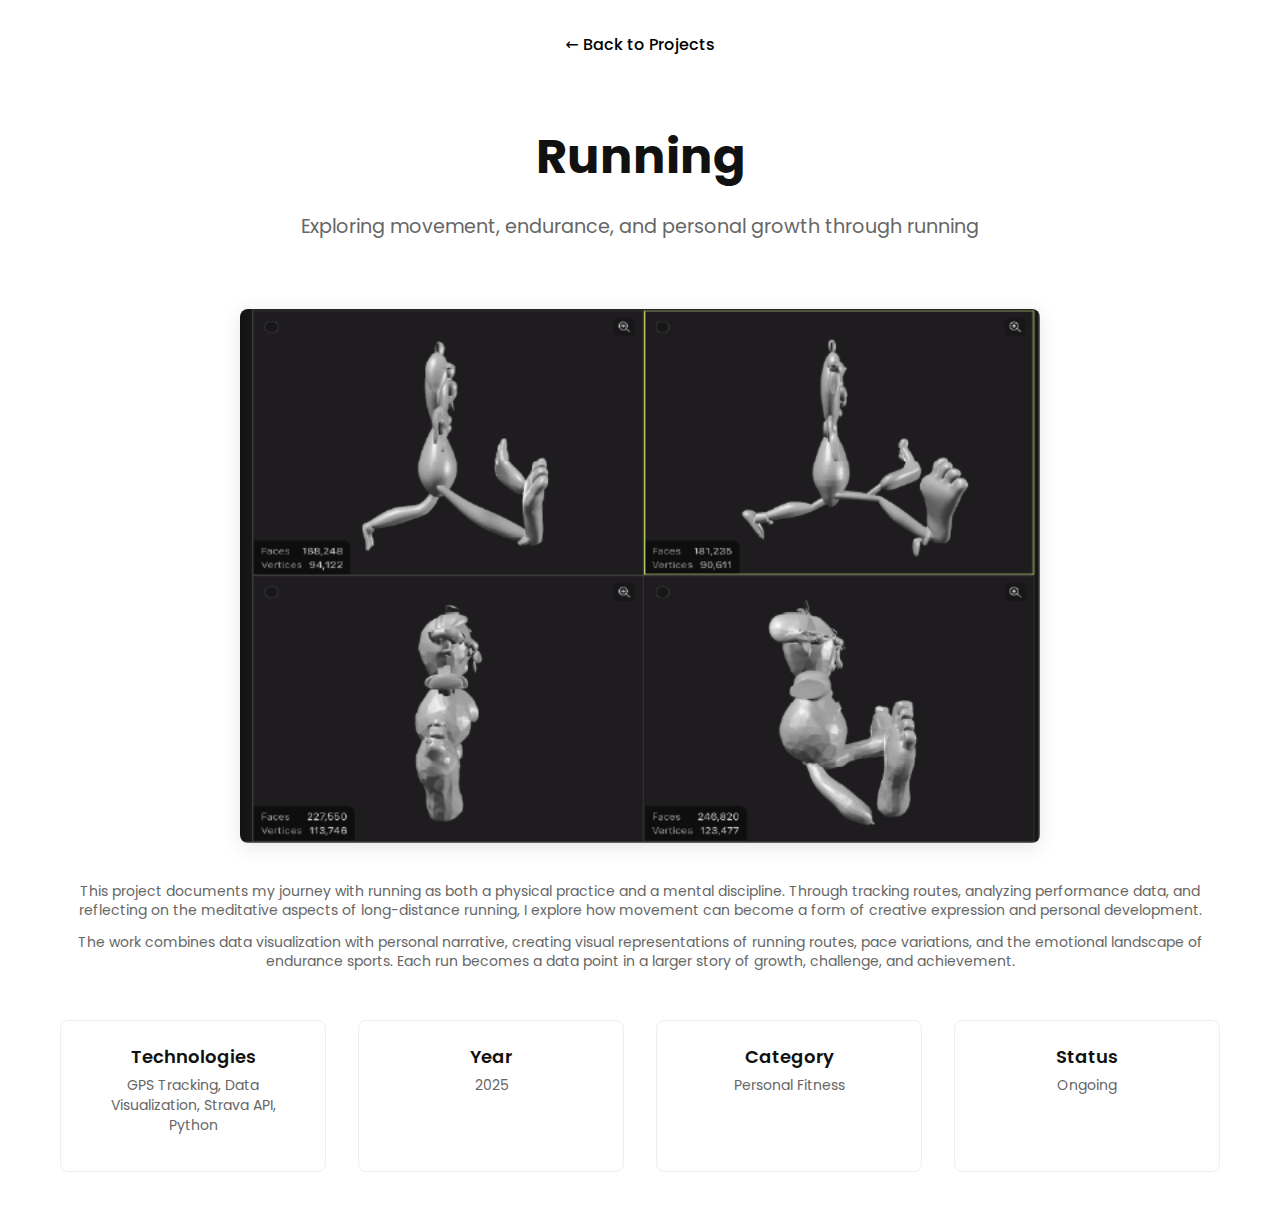
<file: smallweb/projects/002/index.html>
<!DOCTYPE html>
<html lang="en">
<head>
  <meta charset="UTF-8">
  <meta name="viewport" content="width=device-width, initial-scale=1.0">
  <meta name="description" content="Running - Ji-in Kang's Project">
  <title>Running · Ji-in Kang</title>
  <link rel="preconnect" href="https://fonts.googleapis.com">
  <link rel="preconnect" href="https://fonts.gstatic.com" crossorigin>
  <link href="https://fonts.googleapis.com/css2?family=Poppins:wght@300;400;500;600;700;800;900&display=swap" rel="stylesheet">
  <link rel="stylesheet" href="../../style.css">
  <style>
    .project-page {
      min-height: 100vh;
      background: var(--bg);
      padding: 2rem;
    }
    
    .project-header {
      max-width: 1200px;
      margin: 0 auto;
      text-align: center;
      margin-bottom: 3rem;
    }
    
    .project-title {
      font-size: 3rem;
      font-weight: 700;
      color: var(--fg);
      margin-bottom: 1rem;
    }
    
    .project-subtitle {
      font-size: 1.2rem;
      color: var(--muted);
      margin-bottom: 2rem;
    }
    
    .back-link {
      display: inline-flex;
      align-items: center;
      gap: 0.5rem;
      color: var(--brand);
      text-decoration: none;
      font-weight: 500;
      margin-bottom: 2rem;
      transition: color 0.2s ease;
    }
    
    .back-link:hover {
      color: var(--fg);
    }
    
    .project-content {
      max-width: 1200px;
      margin: 0 auto;
    }
    
    .project-image {
      width: 100%;
      max-width: 800px;
      height: auto;
      border-radius: var(--radius-card);
      margin-bottom: 2rem;
      box-shadow: 0 4px 20px rgba(0,0,0,0.1);
    }
    
    .project-description {
      font-size: 1.1rem;
      line-height: 1.6;
      color: var(--fg);
      margin-bottom: 2rem;
    }
    
    .project-details {
      display: grid;
      grid-template-columns: repeat(auto-fit, minmax(250px, 1fr));
      gap: 2rem;
      margin-top: 3rem;
    }
    
    .detail-card {
      background: var(--bg);
      border: 1px solid var(--border);
      border-radius: var(--radius-card);
      padding: 1.5rem;
    }
    
    .detail-title {
      font-size: 1.1rem;
      font-weight: 600;
      color: var(--fg);
      margin-bottom: 0.5rem;
    }
    
    .detail-content {
      color: var(--muted);
      line-height: 1.5;
    }
  </style>
</head>
<body>
  <div class="project-page">
    <div class="project-header">
      <a href="../../index.html" class="back-link">
        ← Back to Projects
      </a>
      <h1 class="project-title">Running</h1>
      <p class="project-subtitle">Exploring movement, endurance, and personal growth through running</p>
    </div>
    
    <div class="project-content">
      <img src="../../projects/cover/002.png" alt="Running Project" class="project-image">
      
      <div class="project-description">
        <p>This project documents my journey with running as both a physical practice and a mental discipline. Through tracking routes, analyzing performance data, and reflecting on the meditative aspects of long-distance running, I explore how movement can become a form of creative expression and personal development.</p>
        
        <p>The work combines data visualization with personal narrative, creating visual representations of running routes, pace variations, and the emotional landscape of endurance sports. Each run becomes a data point in a larger story of growth, challenge, and achievement.</p>
      </div>
      
      <div class="project-details">
        <div class="detail-card">
          <h3 class="detail-title">Technologies</h3>
          <p class="detail-content">GPS Tracking, Data Visualization, Strava API, Python</p>
        </div>
        
        <div class="detail-card">
          <h3 class="detail-title">Year</h3>
          <p class="detail-content">2025</p>
        </div>
        
        <div class="detail-card">
          <h3 class="detail-title">Category</h3>
          <p class="detail-content">Personal Fitness</p>
        </div>
        
        <div class="detail-card">
          <h3 class="detail-title">Status</h3>
          <p class="detail-content">Ongoing</p>
        </div>
      </div>
    </div>
  </div>
</body>
</html>
</file>
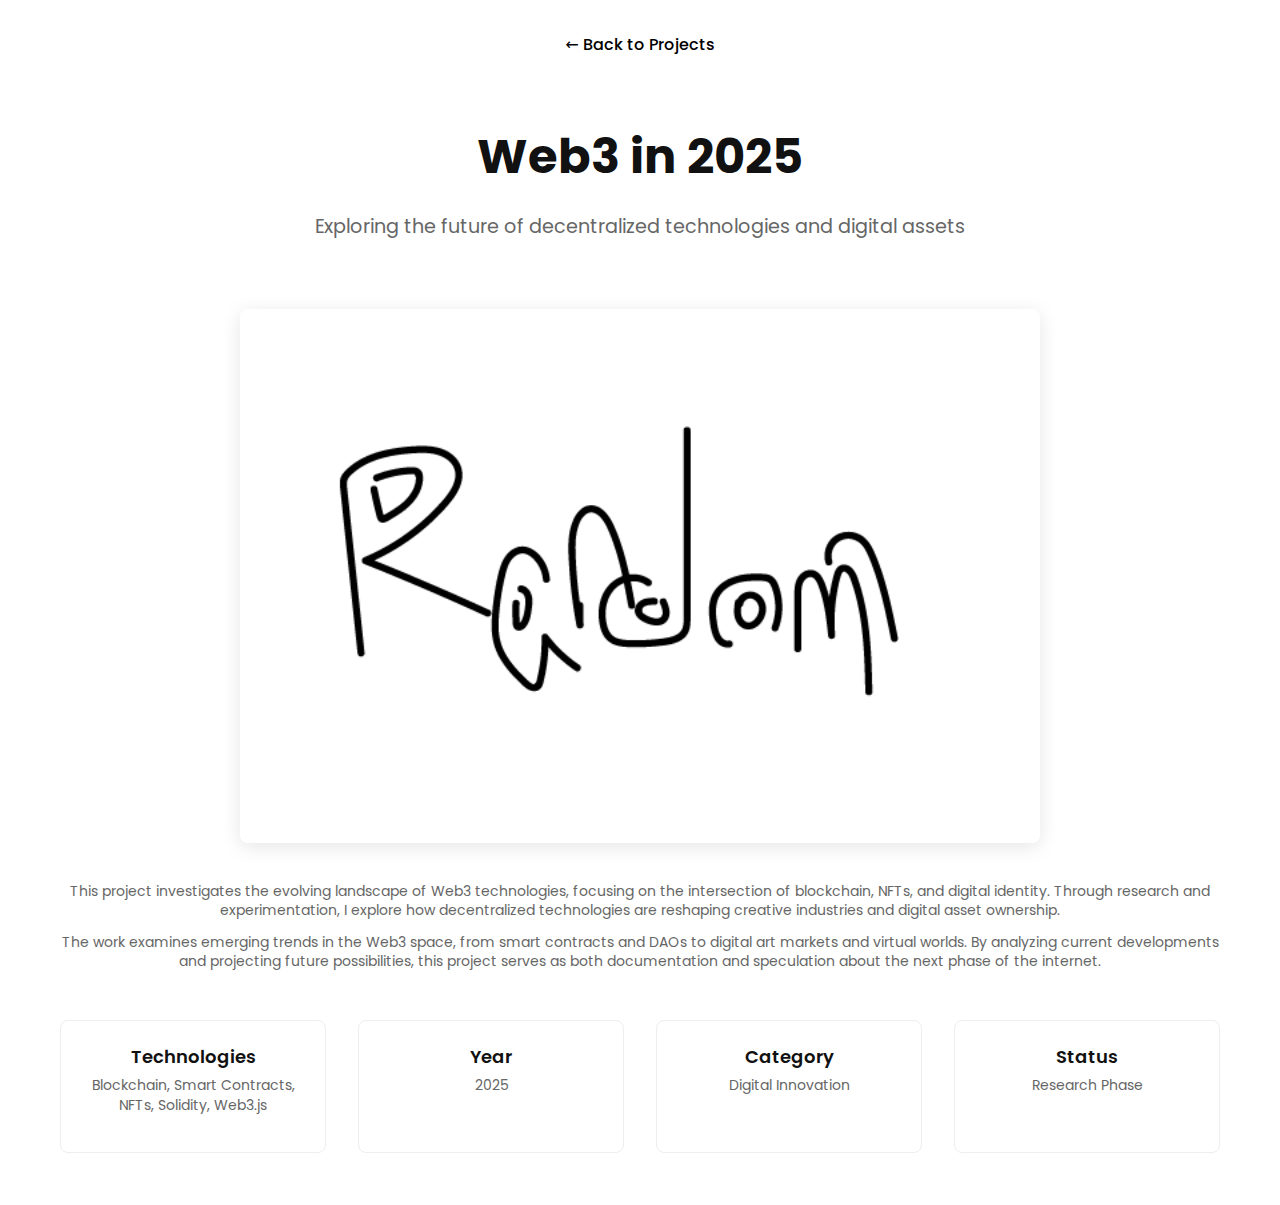
<file: smallweb/projects/003/index.html>
<!DOCTYPE html>
<html lang="en">
<head>
  <meta charset="UTF-8">
  <meta name="viewport" content="width=device-width, initial-scale=1.0">
  <meta name="description" content="Web3 in 2025 - Ji-in Kang's Project">
  <title>Web3 in 2025 · Ji-in Kang</title>
  <link rel="preconnect" href="https://fonts.googleapis.com">
  <link rel="preconnect" href="https://fonts.gstatic.com" crossorigin>
  <link href="https://fonts.googleapis.com/css2?family=Poppins:wght@300;400;500;600;700;800;900&display=swap" rel="stylesheet">
  <link rel="stylesheet" href="../../style.css">
  <style>
    .project-page {
      min-height: 100vh;
      background: var(--bg);
      padding: 2rem;
    }
    
    .project-header {
      max-width: 1200px;
      margin: 0 auto;
      text-align: center;
      margin-bottom: 3rem;
    }
    
    .project-title {
      font-size: 3rem;
      font-weight: 700;
      color: var(--fg);
      margin-bottom: 1rem;
    }
    
    .project-subtitle {
      font-size: 1.2rem;
      color: var(--muted);
      margin-bottom: 2rem;
    }
    
    .back-link {
      display: inline-flex;
      align-items: center;
      gap: 0.5rem;
      color: var(--brand);
      text-decoration: none;
      font-weight: 500;
      margin-bottom: 2rem;
      transition: color 0.2s ease;
    }
    
    .back-link:hover {
      color: var(--fg);
    }
    
    .project-content {
      max-width: 1200px;
      margin: 0 auto;
    }
    
    .project-image {
      width: 100%;
      max-width: 800px;
      height: auto;
      border-radius: var(--radius-card);
      margin-bottom: 2rem;
      box-shadow: 0 4px 20px rgba(0,0,0,0.1);
    }
    
    .project-description {
      font-size: 1.1rem;
      line-height: 1.6;
      color: var(--fg);
      margin-bottom: 2rem;
    }
    
    .project-details {
      display: grid;
      grid-template-columns: repeat(auto-fit, minmax(250px, 1fr));
      gap: 2rem;
      margin-top: 3rem;
    }
    
    .detail-card {
      background: var(--bg);
      border: 1px solid var(--border);
      border-radius: var(--radius-card);
      padding: 1.5rem;
    }
    
    .detail-title {
      font-size: 1.1rem;
      font-weight: 600;
      color: var(--fg);
      margin-bottom: 0.5rem;
    }
    
    .detail-content {
      color: var(--muted);
      line-height: 1.5;
    }
  </style>
</head>
<body>
  <div class="project-page">
    <div class="project-header">
      <a href="../../index.html" class="back-link">
        ← Back to Projects
      </a>
      <h1 class="project-title">Web3 in 2025</h1>
      <p class="project-subtitle">Exploring the future of decentralized technologies and digital assets</p>
    </div>
    
    <div class="project-content">
      <img src="../../projects/cover/random.png" alt="Web3 in 2025 Project" class="project-image">
      
      <div class="project-description">
        <p>This project investigates the evolving landscape of Web3 technologies, focusing on the intersection of blockchain, NFTs, and digital identity. Through research and experimentation, I explore how decentralized technologies are reshaping creative industries and digital asset ownership.</p>
        
        <p>The work examines emerging trends in the Web3 space, from smart contracts and DAOs to digital art markets and virtual worlds. By analyzing current developments and projecting future possibilities, this project serves as both documentation and speculation about the next phase of the internet.</p>
      </div>
      
      <div class="project-details">
        <div class="detail-card">
          <h3 class="detail-title">Technologies</h3>
          <p class="detail-content">Blockchain, Smart Contracts, NFTs, Solidity, Web3.js</p>
        </div>
        
        <div class="detail-card">
          <h3 class="detail-title">Year</h3>
          <p class="detail-content">2025</p>
        </div>
        
        <div class="detail-card">
          <h3 class="detail-title">Category</h3>
          <p class="detail-content">Digital Innovation</p>
        </div>
        
        <div class="detail-card">
          <h3 class="detail-title">Status</h3>
          <p class="detail-content">Research Phase</p>
        </div>
      </div>
    </div>
  </div>
</body>
</html>
</file>
<file: smallweb/style.css>
/* ==========================================================================
   CSS Variables & Base Styles
   ========================================================================== */

:root {
  /* Color Palette */
  --bg: #fff;
  --fg: #111;
  --muted: #666;
  --brand: #000;
  --border: #eee;
  
  /* Border Radius */
  --radius-pill: 999px;
  --radius-card: 8px;
}

/* Reset & Base Styles */
* {
  box-sizing: border-box;
}

html,
body {
  height: 100%;
}

body {
  margin: 0;
  background: var(--bg);
  color: var(--fg);
  font-family: 'Poppins', system-ui, -apple-system, 'Segoe UI', Roboto, sans-serif;
  text-align: center;
}

a {
  color: inherit;
  text-decoration: none;
}

:focus-visible {
  outline: 2px solid var(--brand);
  outline-offset: 2px;
}

.hidden {
  display: none !important;
}

/* ==========================================================================
   Header & Navigation
   ========================================================================== */

.topbar {
  position: relative;
  z-index: 60;
  display: flex;
  justify-content: space-between;
  align-items: center;
  padding: 24px 48px;
  border-bottom: 1px solid var(--border);
  background: var(--bg);
  min-height: 100px;
}

/* Logo positioning */
.logo-container {
  position: absolute;
  left: 50%;
  transform: translateX(-50%);
  display: flex;
  align-items: center;
}

.logo {
  height: 80px;
  width: auto;
  object-fit: contain;
}

.brand {
  font-weight: 800;
  color: var(--brand);
  font-size: 22px;
}

.topnav {
  display: flex;
  gap: 18px;
  font-size: 14px;
}

/* ==========================================================================
   Hero Section
   ========================================================================== */

.hero {
  position: fixed;
  inset: 0;
  height: 100vh;
  z-index: 50;
  display: flex;
  align-items: center;
  justify-content: center;
  background: rgba(255, 255, 255, 0.92);
  -webkit-backdrop-filter: blur(8px) saturate(120%);
  backdrop-filter: blur(8px) saturate(120%);
  transition: opacity 0.6s ease, visibility 0.6s ease;
}

.hero.hide {
  opacity: 0;
  visibility: hidden;
  pointer-events: none;
}

.hero-inner {
  position: relative;
  z-index: 2;
  max-width: 1100px;
  padding: 40px 20px;
  text-align: center;
}

.hero-title {
  margin: 0 0 12px;
  color: var(--brand);
  font-weight: 900;
  line-height: 0.95;
  font-size: clamp(2rem, 6vw, 64px);
}

.hero-sub {
  margin-bottom: 18px;
  opacity: 0.9;
}

.hero-actions {
  display: flex;
  gap: 12px;
  justify-content: center;
  margin-bottom: 40px;
}

.hero-arrow {
  position: absolute;
  left: 50%;
  bottom: 18px;
  transform: translateX(-50%);
  font-size: 20px;
  color: rgba(0, 0, 0, 0.6);
  background: none;
  border: none;
  cursor: pointer;
  z-index: 2;
}

/* Hero spacer for smooth transitions */
.hero-spacer {
  height: 100vh;
  width: 100%;
  transition: height 0.4s ease;
}

body.hero-dismissed .hero-spacer {
  height: 0;
}

/* ==========================================================================
   Main Content
   ========================================================================== */

.main-content {
  padding-inline: 24px;
}

/* Quick navigation flow */
.flow {
  margin: 64px 0;
  display: flex;
  align-items: center;
  justify-content: center;
  gap: 12px;
  font-size: clamp(1.2rem, 2.5vw, 2rem);
}

.arrow {
  opacity: 0.5;
}

/* ==========================================================================
   Interactive Elements
   ========================================================================== */

.pill {
  border: 2px solid var(--fg);
  border-radius: var(--radius-pill);
  padding: 8px 20px;
  display: inline-block;
  font-weight: 600;
  background: none;
  cursor: pointer;
  transition: all 0.2s ease;
}

.pill:hover {
  background: var(--fg);
  color: var(--bg);
}

.pill.active {
  background: var(--brand);
  color: white;
  border-color: var(--brand);
}

.flow-pill {
  font-size: inherit;
}

/* ==========================================================================
   Projects Overview
   ========================================================================== */

.projects {
  padding: 0;
  margin: 0;
}

.projects-grid {
  display: grid;
  grid-template-columns: repeat(auto-fit, minmax(300px, 1fr));
  gap: 2px;
  width: 100%;
  margin: 0;
  padding: 0;
}

.project-card {
  background: var(--bg);
  border: none;
  overflow: hidden;
  transition: transform 0.2s ease;
  cursor: pointer;
  position: relative;
}

.project-card:hover {
  transform: translateY(-2px);
}

.project-card img {
  width: 100%;
  height: 200px;
  object-fit: cover;
  display: block;
}

.project-content {
  padding: 20px;
  background: var(--bg);
}

.project-content h3 {
  margin: 0 0 8px 0;
  font-size: 18px;
  font-weight: 600;
  color: var(--fg);
  line-height: 1.3;
}

.project-content p {
  margin: 0 0 12px 0;
  font-size: 14px;
  color: var(--muted);
  line-height: 1.4;
}

.project-date {
  font-size: 12px;
  color: var(--muted);
  font-weight: 500;
}

/* ==========================================================================
   Book-style About Popup
   ========================================================================== */

.book-overlay {
  position: fixed;
  top: 0;
  left: 0;
  width: 100%;
  height: 100%;
  background: rgba(0, 0, 0, 0.9);
  backdrop-filter: blur(8px);
  z-index: 100;
  display: flex;
  align-items: center;
  justify-content: center;
  opacity: 0;
  visibility: hidden;
  transition: opacity 0.4s ease, visibility 0.4s ease;
}

.book-overlay.active {
  opacity: 1;
  visibility: visible;
}

/* ==========================================================================
   Newspaper-style Collage Background
   ========================================================================== */

.collage-background {
  position: absolute;
  top: 0;
  left: 0;
  width: 100%;
  height: 100%;
  background: 
    linear-gradient(45deg, rgba(255, 255, 255, 0.1) 25%, transparent 25%),
    linear-gradient(-45deg, rgba(255, 255, 255, 0.1) 25%, transparent 25%),
    linear-gradient(45deg, transparent 75%, rgba(255, 255, 255, 0.1) 75%),
    linear-gradient(-45deg, transparent 75%, rgba(255, 255, 255, 0.1) 75%);
  background-size: 20px 20px;
  background-position: 0 0, 0 10px, 10px -10px, -10px 0px;
  z-index: 1;
}

.collage-grid {
  position: absolute;
  top: 0;
  left: 0;
  right: 0;
  bottom: 0;
  display: grid;
  grid-template-columns: repeat(12, 1fr);
  grid-template-rows: repeat(10, 1fr);
  gap: 12px;
  padding: 15px;
  z-index: 3;
  opacity: 0.8;
}

.collage-item {
  position: relative;
  background: transparent;
  border-radius: 0;
  box-shadow: none;
  transform: rotate(var(--rotation, 0deg));
  transition: transform 0.3s ease;
  overflow: hidden;
  display: block;
  padding: 0;
  margin: 0;
}

.collage-item:hover {
  transform: rotate(var(--rotation, 0deg)) scale(1.05);
  z-index: 10;
}

.collage-large {
  grid-column: span 4;
  grid-row: span 4;
  --rotation: -2deg;
}

.collage-medium {
  grid-column: span 3;
  grid-row: span 3;
  --rotation: 1deg;
}

.collage-small {
  grid-column: span 2;
  grid-row: span 2;
  --rotation: -1deg;
}

/* Create safe zones for About section */
.collage-item:nth-child(1) { 
  grid-column: 1 / 5; 
  grid-row: 1 / 5; 
  --rotation: -3deg; 
}

.collage-item:nth-child(2) { 
  grid-column: 9 / 13; 
  grid-row: 1 / 4; 
  --rotation: 2deg; 
}

.collage-item:nth-child(3) { 
  grid-column: 1 / 3; 
  grid-row: 5 / 7; 
  --rotation: -1deg; 
}

.collage-item:nth-child(4) { 
  grid-column: 3 / 5; 
  grid-row: 5 / 7; 
  --rotation: 1.5deg; 
}

.collage-item:nth-child(5) { 
  grid-column: 9 / 13; 
  grid-row: 4 / 7; 
  --rotation: -2.5deg; 
}

.collage-item:nth-child(6) { 
  grid-column: 1 / 3; 
  grid-row: 7 / 9; 
  --rotation: 0.5deg; 
}

.collage-item:nth-child(7) { 
  grid-column: 3 / 5; 
  grid-row: 7 / 9; 
  --rotation: -1.8deg; 
}

.collage-item:nth-child(8) { 
  grid-column: 9 / 13; 
  grid-row: 7 / 10; 
  --rotation: 2.2deg; 
}

.collage-item:nth-child(9) { 
  grid-column: 1 / 3; 
  grid-row: 9 / 11; 
  --rotation: -0.8deg; 
}

.collage-item:nth-child(10) { 
  grid-column: 3 / 5; 
  grid-row: 9 / 11; 
  --rotation: 1.2deg; 
}

.collage-item:nth-child(11) { 
  grid-column: 5 / 9; 
  grid-row: 1 / 5; 
  --rotation: -2.2deg; 
}

.collage-item:nth-child(12) { 
  grid-column: 1 / 3; 
  grid-row: 5 / 7; 
  --rotation: 0.8deg; 
}

.collage-item:nth-child(13) { 
  grid-column: 3 / 5; 
  grid-row: 5 / 7; 
  --rotation: -1.5deg; 
}

.collage-item:nth-child(14) { 
  grid-column: 5 / 9; 
  grid-row: 5 / 8; 
  --rotation: 1.8deg; 
}

/* Bottom section - spread across full width */
.collage-item:nth-child(15) { 
  grid-column: 1 / 3; 
  grid-row: 9 / 11; 
  --rotation: -0.5deg; 
}

.collage-item:nth-child(16) { 
  grid-column: 3 / 5; 
  grid-row: 9 / 11; 
  --rotation: 1.3deg; 
}

.collage-item:nth-child(17) { 
  grid-column: 5 / 7; 
  grid-row: 9 / 11; 
  --rotation: -1.7deg; 
}

.collage-item:nth-child(18) { 
  grid-column: 7 / 9; 
  grid-row: 9 / 11; 
  --rotation: 0.9deg; 
}

.collage-item:nth-child(19) { 
  grid-column: 9 / 11; 
  grid-row: 9 / 11; 
  --rotation: -2.1deg; 
}

.collage-item:nth-child(20) { 
  grid-column: 11 / 13; 
  grid-row: 9 / 11; 
  --rotation: 1.6deg; 
}

.collage-item:nth-child(21) { 
  grid-column: 1 / 3; 
  grid-row: 7 / 9; 
  --rotation: -0.3deg; 
}

.collage-item:nth-child(22) { 
  grid-column: 3 / 5; 
  grid-row: 7 / 9; 
  --rotation: 2.4deg; 
}

.collage-item:nth-child(23) { 
  grid-column: 5 / 7; 
  grid-row: 7 / 9; 
  --rotation: -1.1deg; 
}

.collage-item:nth-child(24) { 
  grid-column: 7 / 9; 
  grid-row: 7 / 9; 
  --rotation: 0.7deg; 
}

.image-placeholder {
  width: 100%;
  height: 100%;
  background: transparent;
  display: block;
  border: none;
  position: relative;
  padding: 0;
  margin: 0;
  overflow: hidden;
}

.collage-img {
  width: 100%;
  height: 100%;
  object-fit: contain;
  display: block;
  margin: 0;
  padding: 0;
}

/* Pins removed - clean collage look */


/* Biography section at bottom of page */
.biography-section {
  position: relative;
  z-index: 1;
  background: rgba(0, 0, 0, 0.8);
  padding: 60px 20px;
  margin-top: 40px;
}

.biography-content {
  max-width: 1000px;
  margin: 0 auto;
  text-align: left;
}

.biography-layout {
  display: flex;
  gap: 40px;
  align-items: flex-start;
}

.biography-image {
  flex-shrink: 0;
}

.large-profile-img {
  width: 300px;
  height: 400px;
  object-fit: contain;
  border-radius: 0;
  border: none;
  display: block;
}

.biography-text {
  flex: 1;
}

.biography-text p {
  margin: 0 0 20px;
  color: white;
  font-size: 16px;
  line-height: 1.6;
  text-align: left;
}

.biography-text p:last-child {
  margin-bottom: 0;
}

/* Page close button */
.page-close {
  position: fixed;
  top: 20px;
  right: 20px;
  width: 40px;
  height: 40px;
  background: rgba(0, 0, 0, 0.7);
  color: white;
  border: none;
  border-radius: 50%;
  font-size: 20px;
  cursor: pointer;
  z-index: 1000;
  display: flex;
  align-items: center;
  justify-content: center;
  transition: background 0.3s ease;
}

.page-close:hover {
  background: rgba(0, 0, 0, 0.9);
}

/* Responsive adjustments */
@media (max-width: 768px) {
  .collage-grid {
    grid-template-columns: repeat(6, 1fr);
    grid-template-rows: repeat(10, 1fr);
    gap: 10px;
    padding: 15px;
  }
  
  .collage-large {
    grid-column: span 2;
    grid-row: span 2;
  }
  
  .collage-medium {
    grid-column: span 2;
    grid-row: span 2;
  }
  
  .collage-small {
    grid-column: span 1;
    grid-row: span 1;
  }
  
  .biography-layout {
    flex-direction: column;
    gap: 20px;
  }
  
  .large-profile-img {
    width: 200px;
    height: 250px;
  }
}
</file>
<file: week_03/style.css>
.content-container {
  display: flex;
  flex-wrap: wrap;            /* wrap on small screens */
  justify-content: center;
  align-items: flex-start;
  gap: 40px;
  margin: 40px auto;
  max-width: 1800px;
}

.content-box {
  flex: 1 1 650px;            /* grow/shrink, base width ~650px */
  max-width: 700px;
  padding: 40px;
  border: 2px solid rgb(0, 0, 0);
  background: #fff;
  line-height: 1.6;
  font-family: Chalkduster, fantasy;

  /* override any accidental multi-column rules */
  column-count: 1;
  column-width: auto;
  column-gap: normal;
}

/* optional: remove body default margin so layout aligns nicely */
html, body { margin: 0; }

/* image centered */
figure {
  display: flex;
  justify-content: center;
  margin: 40px auto;
}
figure img {
  max-width: 100%;
  height: auto;
  display: block;
}

/* responsive: stack on narrow viewports */
@media (max-width: 1200px) {
  .content-box { flex: 1 1 100%; max-width: 900px; }
}
</file>
<file: week_04/style.css>
/* CSS Grid Layout for Houses or Museums? */
.content-container {
  display: grid;
  grid-template-columns: 1fr 1fr;
  grid-template-rows: auto auto;
  gap: 60px;
  margin: 60px auto;
  max-width: 1600px;
  padding: 0 40px;
  box-sizing: border-box;
}

/* English version - top left with emphasis */
.content-box:first-child {
  grid-column: 1;
  grid-row: 1;
  padding: 50px;
  background: #f8f8f8;
  border: 3px solid #2c2c2c;
  border-radius: 8px;
  line-height: 1.7;
  font-family: "Georgia", serif;
  box-shadow: 0 8px 32px rgba(0,0,0,0.1);
  transition: transform 0.3s ease;
}

.content-box:first-child:hover {
  transform: translateY(-4px);
}

/* Portuguese version - top right with different styling */
.content-box:last-child {
  grid-column: 2;
  grid-row: 1;
  padding: 50px;
  background: #2c2c2c;
  color: #f8f8f8;
  border: 3px solid #f8f8f8;
  border-radius: 8px;
  line-height: 1.7;
  font-family: "Georgia", serif;
  box-shadow: 0 8px 32px rgba(0,0,0,0.2);
  transition: transform 0.3s ease;
}

.content-box:last-child:hover {
  transform: translateY(-4px);
}

/* Typography and spacing enhancements */
.content-box h1 {
  font-size: 2.5rem;
  font-weight: 700;
  margin-bottom: 1rem;
  letter-spacing: -0.02em;
}

.content-box h3 {
  font-size: 1.2rem;
  font-weight: 400;
  margin-bottom: 2rem;
  opacity: 0.8;
  font-style: italic;
}

.content-box p {
  margin-bottom: 1.5rem;
  font-size: 1.1rem;
}

.content-box p:last-child {
  margin-bottom: 0;
  font-style: italic;
  opacity: 0.9;
}

/* Remove default body margin for tidy alignment */
html, body { 
  margin: 0; 
  background: #f5f5f5;
}

/* Enhanced image presentation */
figure {
  display: grid;
  place-items: center;
  margin: 60px auto;
  max-width: 1200px;
  padding: 0 40px;
}

figure img {
  max-width: 100%;
  height: auto;
  display: block;
  border-radius: 12px;
  box-shadow: 0 12px 40px rgba(0,0,0,0.15);
  transition: transform 0.3s ease;
}

figure img:hover {
  transform: scale(1.02);
}

/* Navigation styling */
.navbar {
  padding: 20px 40px;
  background: #2c2c2c;
  margin-bottom: 40px;
}

.navbar a {
  color: #f8f8f8;
  text-decoration: none;
  font-family: "Georgia", serif;
  font-size: 1.1rem;
  transition: color 0.3s ease;
}

.navbar a:hover {
  color: #ccc;
}

/* Responsive design */
@media (max-width: 1200px) {
  .content-container {
    grid-template-columns: 1fr;
    grid-template-rows: auto auto;
    gap: 40px;
    padding: 0 20px;
  }
  
  .content-box:first-child,
  .content-box:last-child {
    grid-column: 1;
    padding: 40px;
  }
  
  .content-box:last-child {
    grid-row: 2;
  }
}

@media (max-width: 768px) {
  .content-box {
    padding: 30px;
  }
  
  .content-box h1 {
    font-size: 2rem;
  }
  
  figure {
    margin: 40px auto;
    padding: 0 20px;
  }
}
</file>
